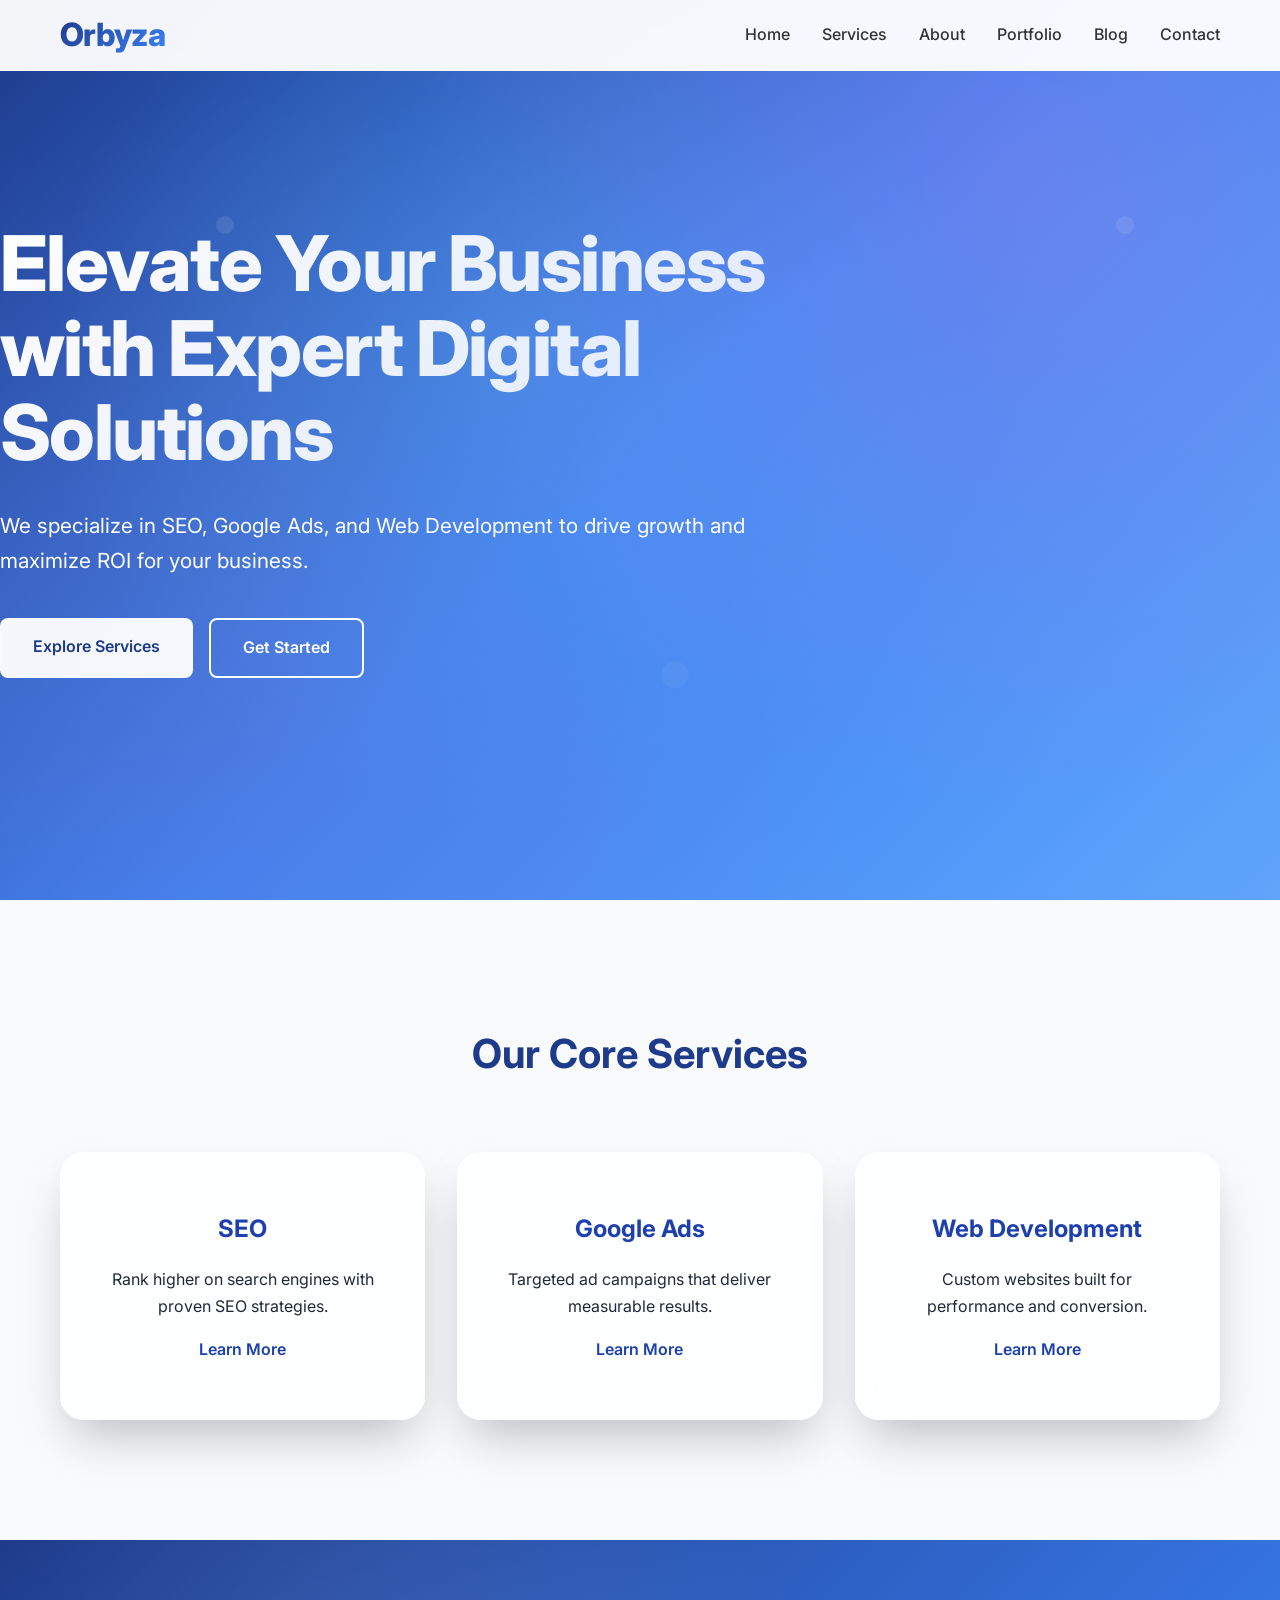
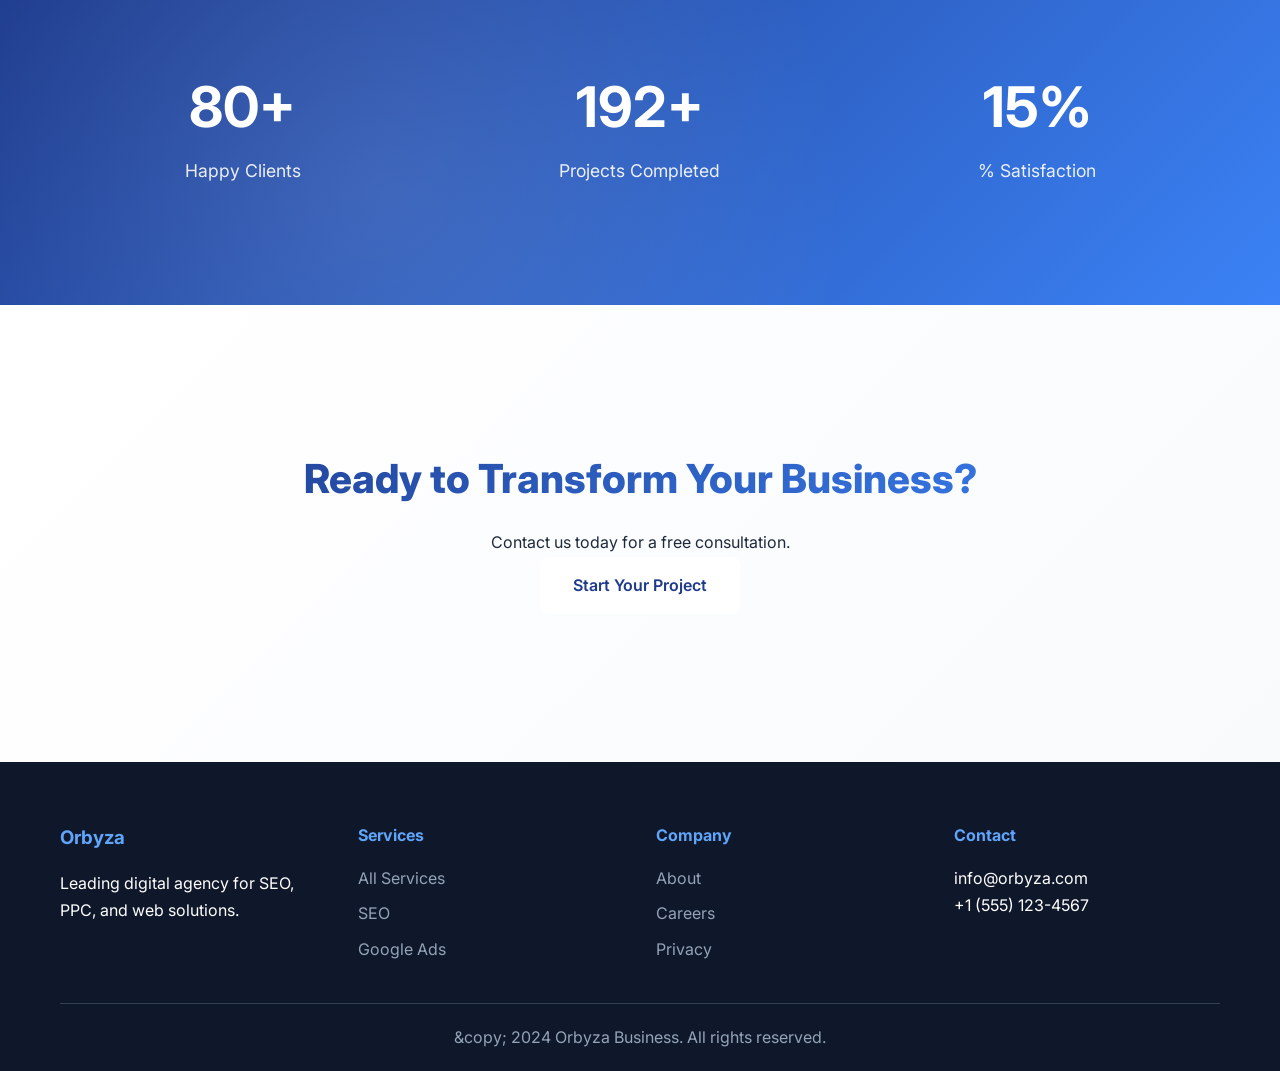
<file: index.html>
<!DOCTYPE html>
<html lang="en">
<head>
    <meta charset="UTF-8">
    <meta name="viewport" content="width=device-width, initial-scale=1.0">
    <title>Orbyza Business - Digital Marketing Agency</title>
    <link rel="stylesheet" href="styles.css">
    <link href="https://fonts.googleapis.com/css2?family=Inter:wght@300;400;500;600;700&amp;display=swap" rel="stylesheet">
</head>
<body>
    <nav class="navbar">
        <div class="nav-container">
            <div class="logo">
                <a href="index.html">Orbyza</a>
            </div>
            <ul class="nav-menu">
                <li><a href="index.html" class="nav-link active">Home</a></li>
                <li><a href="services.html" class="nav-link">Services</a></li>
                <li><a href="about.html" class="nav-link">About</a></li>
                <li><a href="portfolio.html" class="nav-link">Portfolio</a></li>
                <li><a href="blog.html" class="nav-link">Blog</a></li>
                <li><a href="contact.html" class="nav-link">Contact</a></li>
            </ul>
            <div class="hamburger">
                <span class="bar"></span>
                <span class="bar"></span>
                <span class="bar"></span>
            </div>
        </div>
    </nav>

    <section class="hero">
        <div class="hero-container">
            <h1 class="hero-title">Elevate Your Business with Expert Digital Solutions</h1>
            <p class="hero-subtitle">We specialize in SEO, Google Ads, and Web Development to drive growth and maximize ROI for your business.</p>
            <div class="hero-buttons">
                <a href="services.html" class="btn btn-primary">Explore Services</a>
                <a href="contact.html" class="btn btn-secondary">Get Started</a>
            </div>
        </div>
    </section>

    <section class="services-teaser">
        <div class="container">
            <h2>Our Core Services</h2>
            <div class="services-grid">
                <div class="service-card">
                    <h3>SEO</h3>
                    <p>Rank higher on search engines with proven SEO strategies.</p>
                    <a href="seo.html">Learn More</a>
                </div>
                <div class="service-card">
                    <h3>Google Ads</h3>
                    <p>Targeted ad campaigns that deliver measurable results.</p>
                    <a href="google-ads.html">Learn More</a>
                </div>
                <div class="service-card">
                    <h3>Web Development</h3>
                    <p>Custom websites built for performance and conversion.</p>
                    <a href="web-development.html">Learn More</a>
                </div>
            </div>
        </div>
    </section>

    <section class="stats">
        <div class="container">
            <div class="stats-grid">
                <div class="stat">
                    <span class="stat-number" data-target="500">0</span>
                    <p>Happy Clients</p>
                </div>
                <div class="stat">
                    <span class="stat-number" data-target="1200">0</span>
                    <p>Projects Completed</p>
                </div>
                <div class="stat">
                    <span class="stat-number" data-target="98">0</span>
                    <p>% Satisfaction</p>
                </div>
            </div>
        </div>
    </section>

    <section class="cta">
        <div class="container">
            <h2>Ready to Transform Your Business?</h2>
            <p>Contact us today for a free consultation.</p>
            <a href="contact.html" class="btn btn-primary">Start Your Project</a>
        </div>
    </section>

    <footer class="footer">
        <div class="container">
            <div class="footer-content">
                <div class="footer-section">
                    <h3>Orbyza</h3>
                    <p>Leading digital agency for SEO, PPC, and web solutions.</p>
                </div>
                <div class="footer-section">
                    <h4>Services</h4>
                    <ul>
                        <li><a href="services.html">All Services</a></li>
                        <li><a href="seo.html">SEO</a></li>
                        <li><a href="google-ads.html">Google Ads</a></li>
                    </ul>
                </div>
                <div class="footer-section">
                    <h4>Company</h4>
                    <ul>
                        <li><a href="about.html">About</a></li>
                        <li><a href="careers.html">Careers</a></li>
                        <li><a href="privacy.html">Privacy</a></li>
                    </ul>
                </div>
                <div class="footer-section">
                    <h4>Contact</h4>
                    <p>info@orbyza.com</p>
                    <p>+1 (555) 123-4567</p>
                </div>
            </div>
            <div class="footer-bottom">
                <p>&amp;copy; 2024 Orbyza Business. All rights reserved.</p>
            </div>
        </div>
    </footer>

    <script src="script.js"></script>
</body>
</html>
</file>
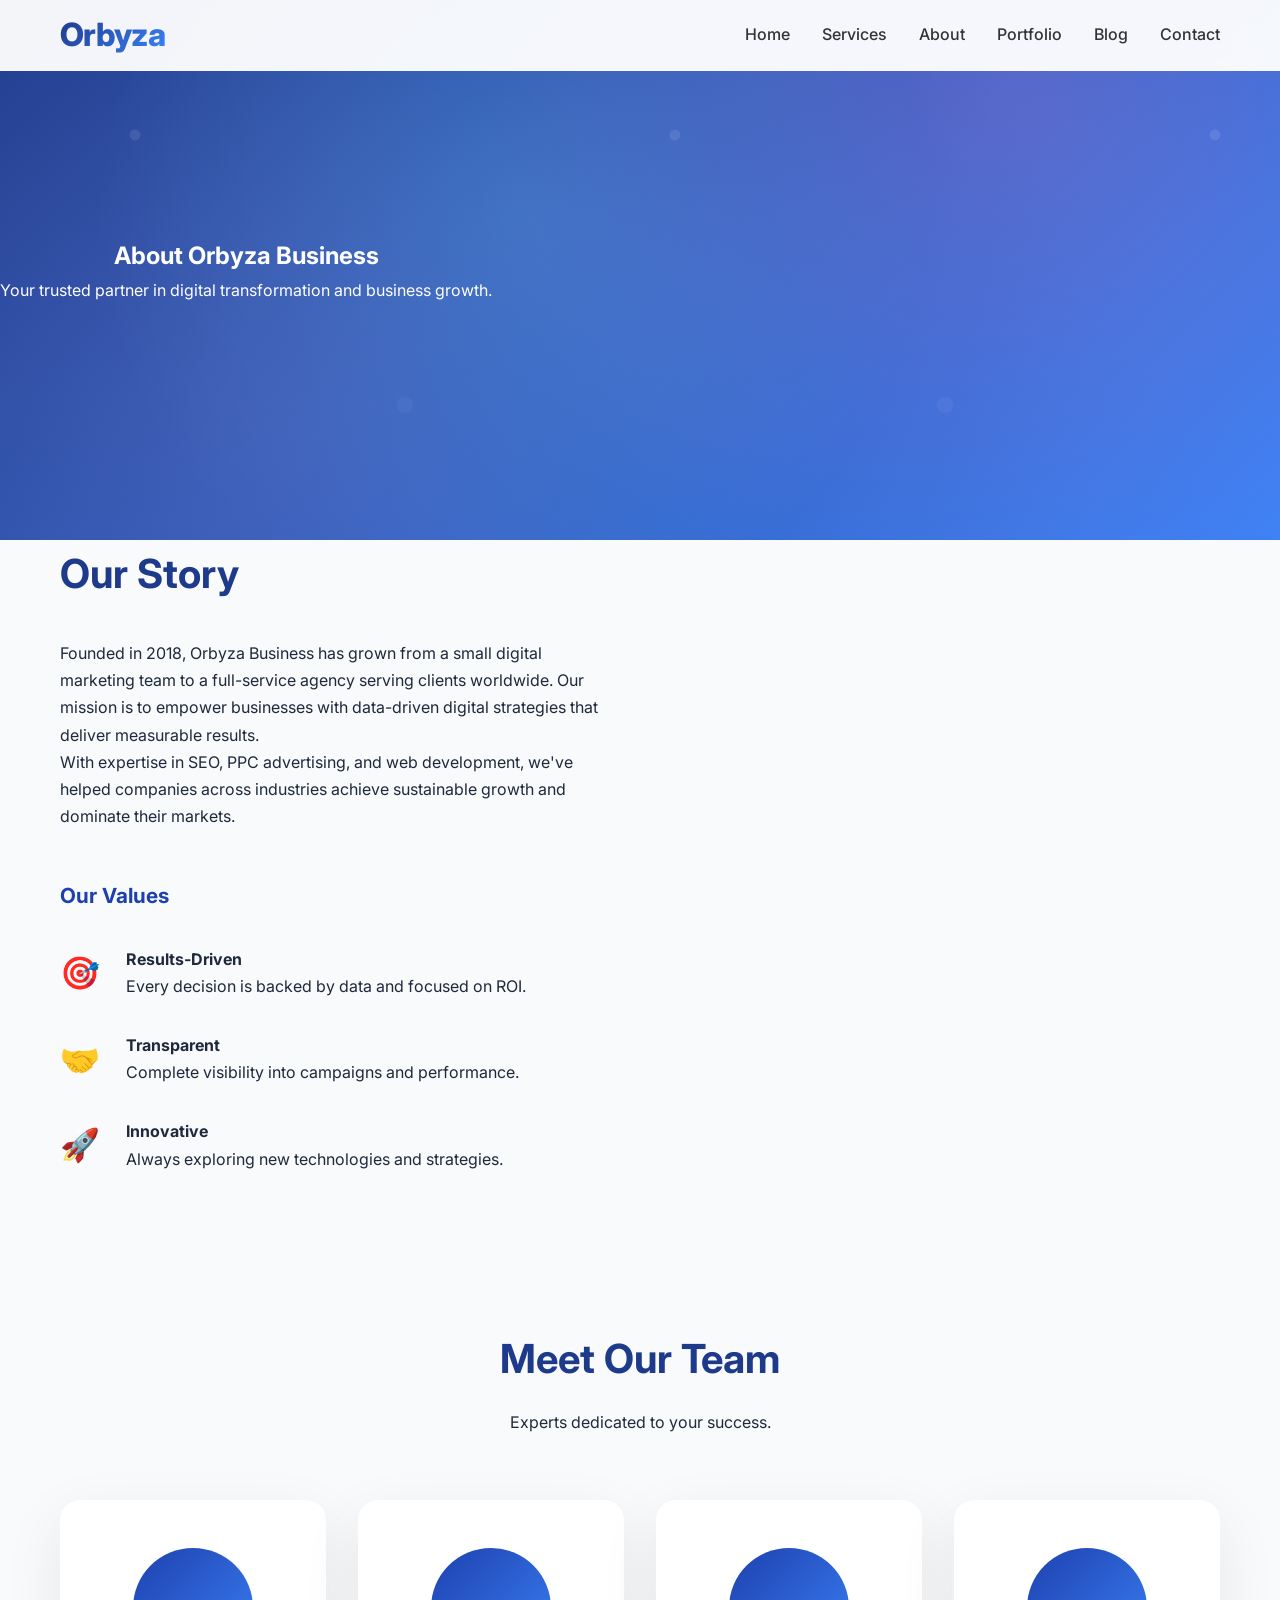
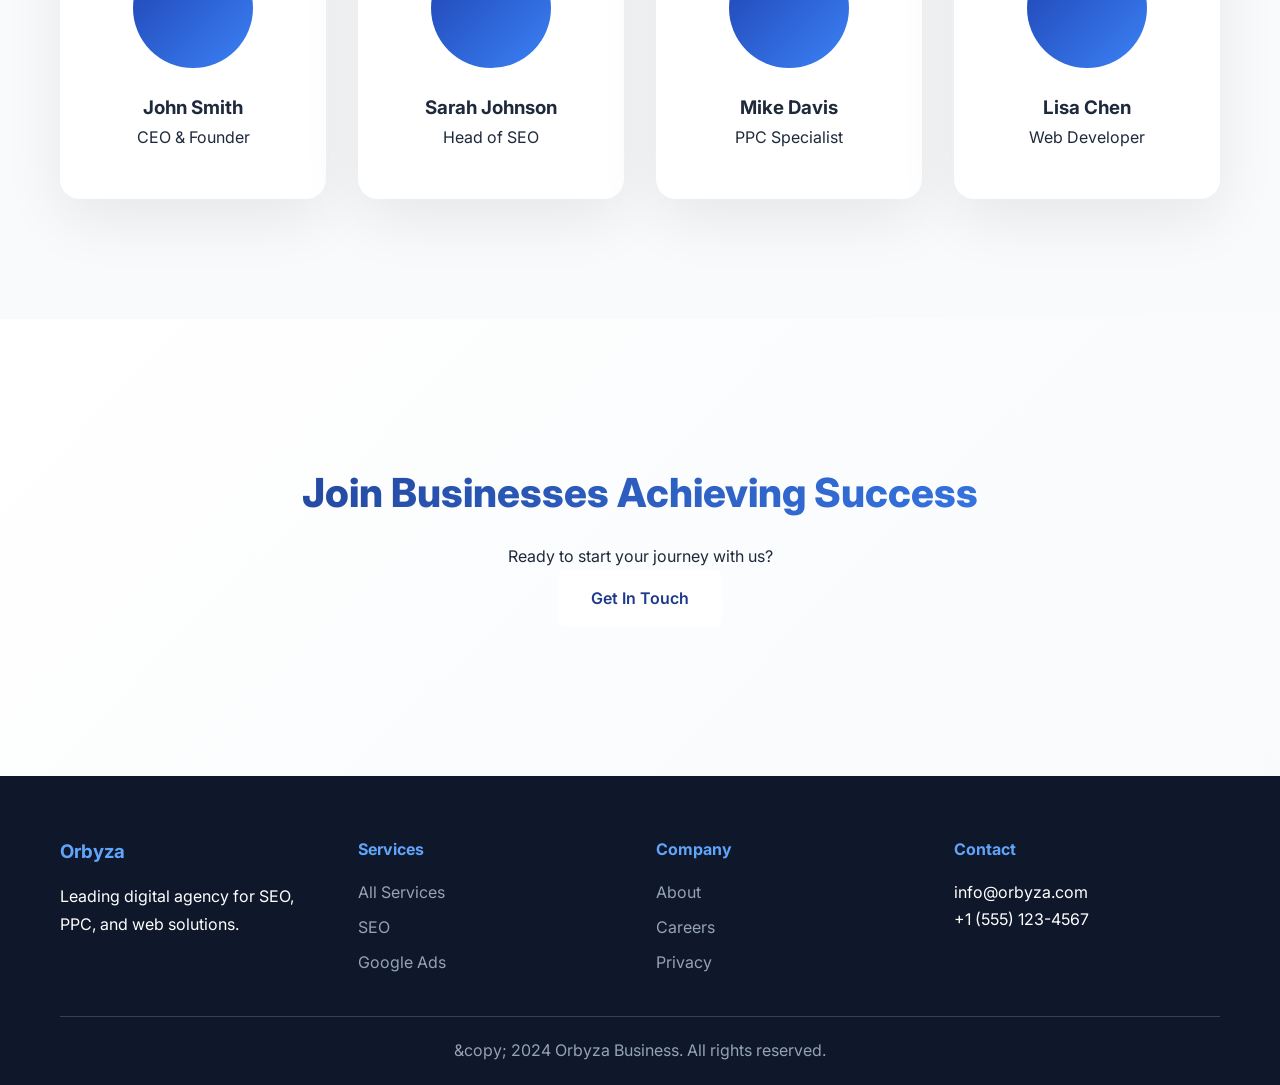
<file: about.html>
<!DOCTYPE html>
<html lang="en">
<head>
    <meta charset="UTF-8">
    <meta name="viewport" content="width=device-width, initial-scale=1.0">
    <title>About Us - Orbyza Business</title>
    <link rel="stylesheet" href="styles.css">
    <link href="https://fonts.googleapis.com/css2?family=Inter:wght@300;400;500;600;700&amp;display=swap" rel="stylesheet">
</head>
<body>
    <nav class="navbar">
        <div class="nav-container">
            <div class="logo">
                <a href="index.html">Orbyza</a>
            </div>
            <ul class="nav-menu">
                <li><a href="index.html" class="nav-link">Home</a></li>
                <li><a href="services.html" class="nav-link">Services</a></li>
                <li><a href="about.html" class="nav-link active">About</a></li>
                <li><a href="portfolio.html" class="nav-link">Portfolio</a></li>
                <li><a href="blog.html" class="nav-link">Blog</a></li>
                <li><a href="contact.html" class="nav-link">Contact</a></li>
            </ul>
            <div class="hamburger">
                <span class="bar"></span>
                <span class="bar"></span>
                <span class="bar"></span>
            </div>
        </div>
    </nav>

    <section class="hero about-hero">
        <div class="hero-container">
            <h1>About Orbyza Business</h1>
            <p>Your trusted partner in digital transformation and business growth.</p>
        </div>
    </section>

    <section class="about-story">
        <div class="container">
            <div class="about-grid">
                <div class="about-text">
                    <h2>Our Story</h2>
                    <p>Founded in 2018, Orbyza Business has grown from a small digital marketing team to a full-service agency serving clients worldwide. Our mission is to empower businesses with data-driven digital strategies that deliver measurable results.</p>
                    <p>With expertise in SEO, PPC advertising, and web development, we've helped companies across industries achieve sustainable growth and dominate their markets.</p>
                    <div class="values">
                        <h3>Our Values</h3>
                        <div class="value-item">
                            <span class="value-icon">🎯</span>
                            <div>
                                <h4>Results-Driven</h4>
                                <p>Every decision is backed by data and focused on ROI.</p>
                            </div>
                        </div>
                        <div class="value-item">
                            <span class="value-icon">🤝</span>
                            <div>
                                <h4>Transparent</h4>
                                <p>Complete visibility into campaigns and performance.</p>
                            </div>
                        </div>
                        <div class="value-item">
                            <span class="value-icon">🚀</span>
                            <div>
                                <h4>Innovative</h4>
                                <p>Always exploring new technologies and strategies.</p>
                            </div>
                        </div>
                    </div>
                </div>
            </div>
        </div>
    </section>

    <section class="team">
        <div class="container">
            <div class="section-header">
                <h2>Meet Our Team</h2>
                <p>Experts dedicated to your success.</p>
            </div>
            <div class="team-grid">
                <div class="team-member">
                    <div class="member-avatar"></div>
                    <h3>John Smith</h3>
                    <p>CEO &amp; Founder</p>
                </div>
                <div class="team-member">
                    <div class="member-avatar"></div>
                    <h3>Sarah Johnson</h3>
                    <p>Head of SEO</p>
                </div>
                <div class="team-member">
                    <div class="member-avatar"></div>
                    <h3>Mike Davis</h3>
                    <p>PPC Specialist</p>
                </div>
                <div class="team-member">
                    <div class="member-avatar"></div>
                    <h3>Lisa Chen</h3>
                    <p>Web Developer</p>
                </div>
            </div>
        </div>
    </section>

    <section class="cta">
        <div class="container">
            <h2>Join Businesses Achieving Success</h2>
            <p>Ready to start your journey with us?</p>
            <a href="contact.html" class="btn btn-primary">Get In Touch</a>
        </div>
    </section>

    <footer class="footer">
        <div class="container">
            <div class="footer-content">
                <div class="footer-section">
                    <h3>Orbyza</h3>
                    <p>Leading digital agency for SEO, PPC, and web solutions.</p>
                </div>
                <div class="footer-section">
                    <h4>Services</h4>
                    <ul>
                        <li><a href="services.html">All Services</a></li>
                        <li><a href="seo.html">SEO</a></li>
                        <li><a href="google-ads.html">Google Ads</a></li>
                    </ul>
                </div>
                <div class="footer-section">
                    <h4>Company</h4>
                    <ul>
                        <li><a href="about.html">About</a></li>
                        <li><a href="careers.html">Careers</a></li>
                        <li><a href="privacy.html">Privacy</a></li>
                    </ul>
                </div>
                <div class="footer-section">
                    <h4>Contact</h4>
                    <p>info@orbyza.com</p>
                    <p>+1 (555) 123-4567</p>
                </div>
            </div>
            <div class="footer-bottom">
                <p>&amp;copy; 2024 Orbyza Business. All rights reserved.</p>
            </div>
        </div>
    </footer>

    <script src="script.js"></script>
</body>
</html>
</file>
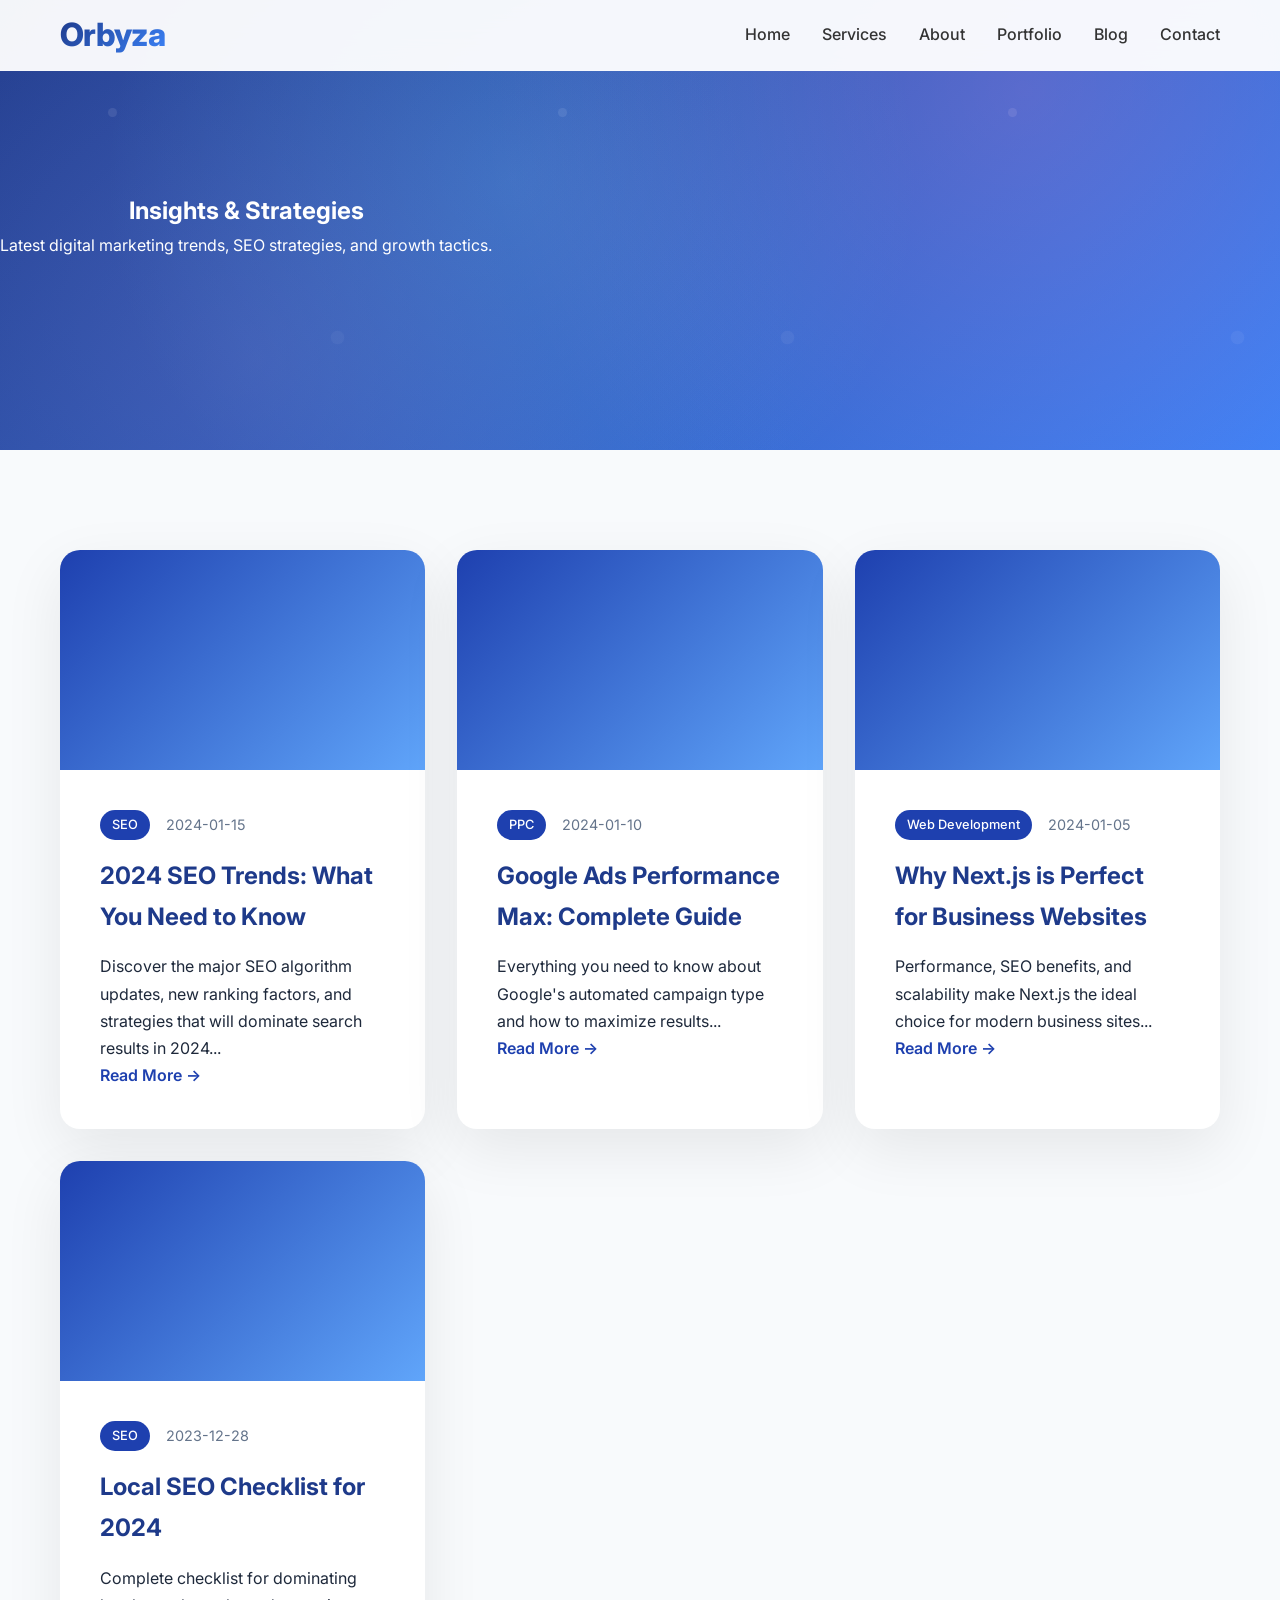
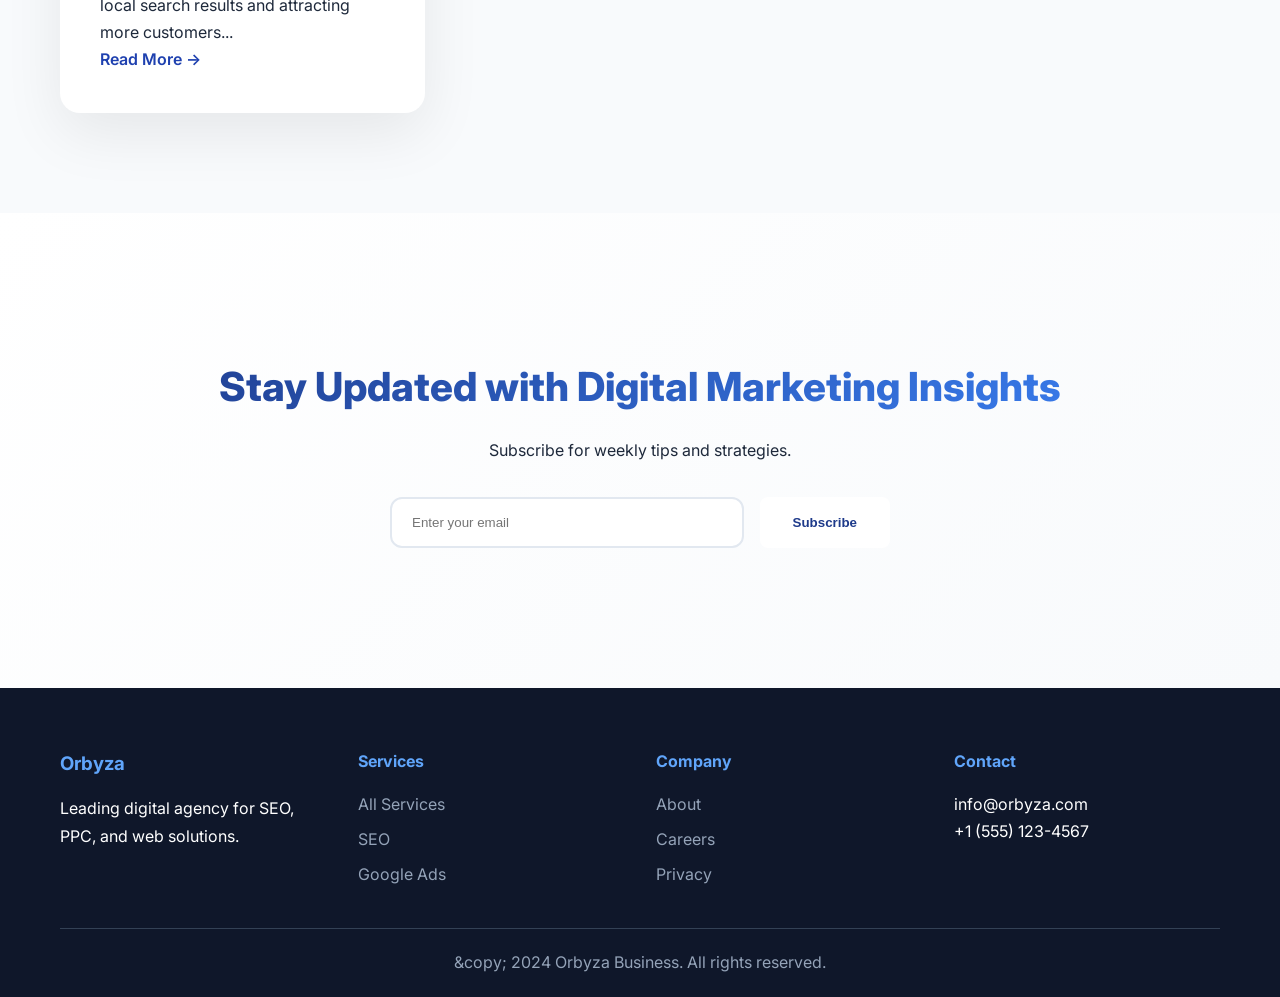
<file: blog.html>
<!DOCTYPE html>
<html lang="en">
<head>
    <meta charset="UTF-8">
    <meta name="viewport" content="width=device-width, initial-scale=1.0">
    <title>Blog - Orbyza Business</title>
    <link rel="stylesheet" href="styles.css">
    <link href="https://fonts.googleapis.com/css2?family=Inter:wght@300;400;500;600;700&amp;display=swap" rel="stylesheet">
</head>
<body>
    <nav class="navbar">
        <div class="nav-container">
            <div class="logo">
                <a href="index.html">Orbyza</a>
            </div>
            <ul class="nav-menu">
                <li><a href="index.html" class="nav-link">Home</a></li>
                <li><a href="services.html" class="nav-link">Services</a></li>
                <li><a href="about.html" class="nav-link">About</a></li>
                <li><a href="portfolio.html" class="nav-link">Portfolio</a></li>
                <li><a href="blog.html" class="nav-link active">Blog</a></li>
                <li><a href="contact.html" class="nav-link">Contact</a></li>
            </ul>
            <div class="hamburger">
                <span class="bar"></span>
                <span class="bar"></span>
                <span class="bar"></span>
            </div>
        </div>
    </nav>

    <section class="hero blog-hero">
        <div class="hero-container">
            <h1>Insights &amp; Strategies</h1>
            <p>Latest digital marketing trends, SEO strategies, and growth tactics.</p>
        </div>
    </section>

    <section class="blog-posts">
        <div class="container">
            <div class="blog-grid">
                <article class="blog-post">
                    <div class="blog-image"></div>
                    <div class="blog-content">
                        <div class="blog-meta">
                            <span class="category">SEO</span>
                            <span class="date">2024-01-15</span>
                        </div>
                        <h2>2024 SEO Trends: What You Need to Know</h2>
                        <p>Discover the major SEO algorithm updates, new ranking factors, and strategies that will dominate search results in 2024...</p>
                        <a href="#" class="read-more">Read More →</a>
                    </div>
                </article>
                <article class="blog-post">
                    <div class="blog-image"></div>
                    <div class="blog-content">
                        <div class="blog-meta">
                            <span class="category">PPC</span>
                            <span class="date">2024-01-10</span>
                        </div>
                        <h2>Google Ads Performance Max: Complete Guide</h2>
                        <p>Everything you need to know about Google's automated campaign type and how to maximize results...</p>
                        <a href="#" class="read-more">Read More →</a>
                    </div>
                </article>
                <article class="blog-post">
                    <div class="blog-image"></div>
                    <div class="blog-content">
                        <div class="blog-meta">
                            <span class="category">Web Development</span>
                            <span class="date">2024-01-05</span>
                        </div>
                        <h2>Why Next.js is Perfect for Business Websites</h2>
                        <p>Performance, SEO benefits, and scalability make Next.js the ideal choice for modern business sites...</p>
                        <a href="#" class="read-more">Read More →</a>
                    </div>
                </article>
                <article class="blog-post">
                    <div class="blog-image"></div>
                    <div class="blog-content">
                        <div class="blog-meta">
                            <span class="category">SEO</span>
                            <span class="date">2023-12-28</span>
                        </div>
                        <h2>Local SEO Checklist for 2024</h2>
                        <p>Complete checklist for dominating local search results and attracting more customers...</p>
                        <a href="#" class="read-more">Read More →</a>
                    </div>
                </article>
            </div>
        </div>
    </section>

    <section class="cta">
        <div class="container">
            <h2>Stay Updated with Digital Marketing Insights</h2>
            <p>Subscribe for weekly tips and strategies.</p>
            <div class="newsletter">
                <input type="email" placeholder="Enter your email">
                <button class="btn btn-primary">Subscribe</button>
            </div>
        </div>
    </section>

    <footer class="footer">
        <div class="container">
            <div class="footer-content">
                <div class="footer-section">
                    <h3>Orbyza</h3>
                    <p>Leading digital agency for SEO, PPC, and web solutions.</p>
                </div>
                <div class="footer-section">
                    <h4>Services</h4>
                    <ul>
                        <li><a href="services.html">All Services</a></li>
                        <li><a href="seo.html">SEO</a></li>
                        <li><a href="google-ads.html">Google Ads</a></li>
                    </ul>
                </div>
                <div class="footer-section">
                    <h4>Company</h4>
                    <ul>
                        <li><a href="about.html">About</a></li>
                        <li><a href="careers.html">Careers</a></li>
                        <li><a href="privacy.html">Privacy</a></li>
                    </ul>
                </div>
                <div class="footer-section">
                    <h4>Contact</h4>
                    <p>info@orbyza.com</p>
                    <p>+1 (555) 123-4567</p>
                </div>
            </div>
            <div class="footer-bottom">
                <p>&amp;copy; 2024 Orbyza Business. All rights reserved.</p>
            </div>
        </div>
    </footer>

    <script src="script.js"></script>
</body>
</html>
</file>
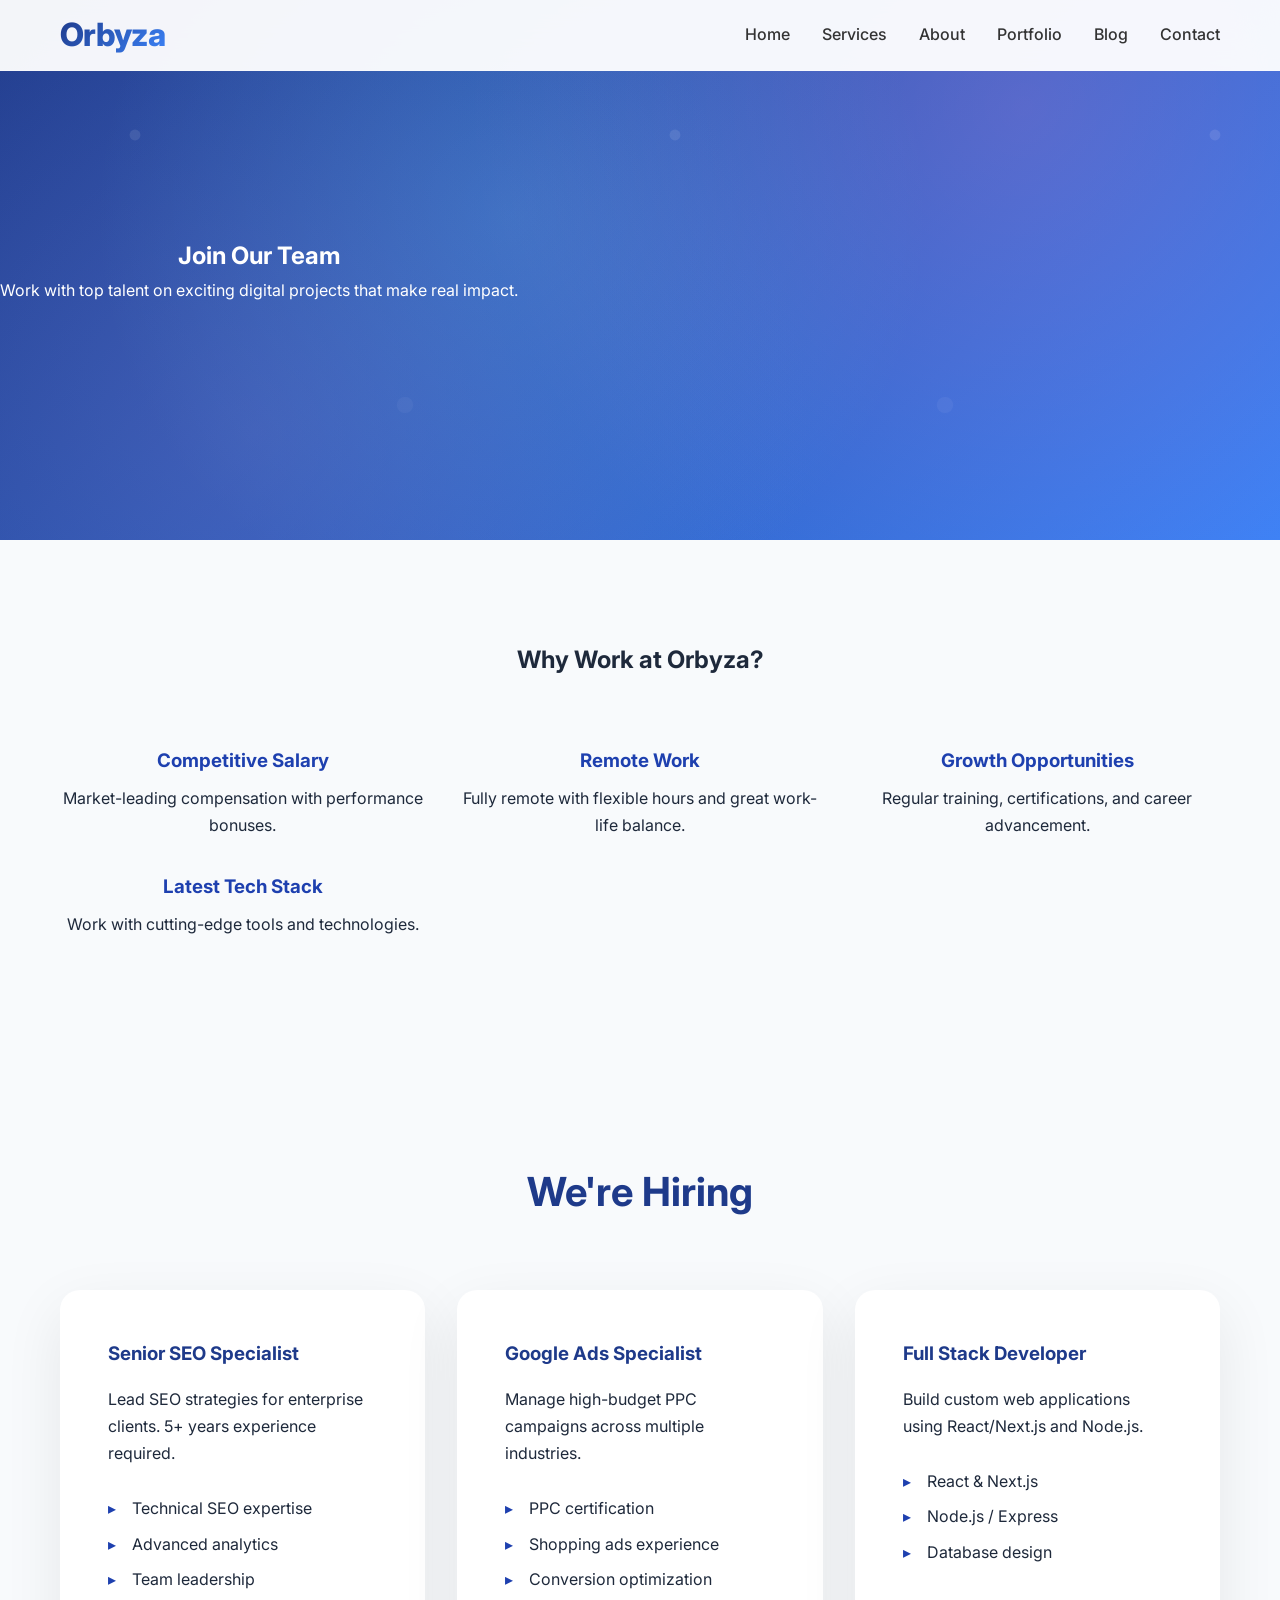
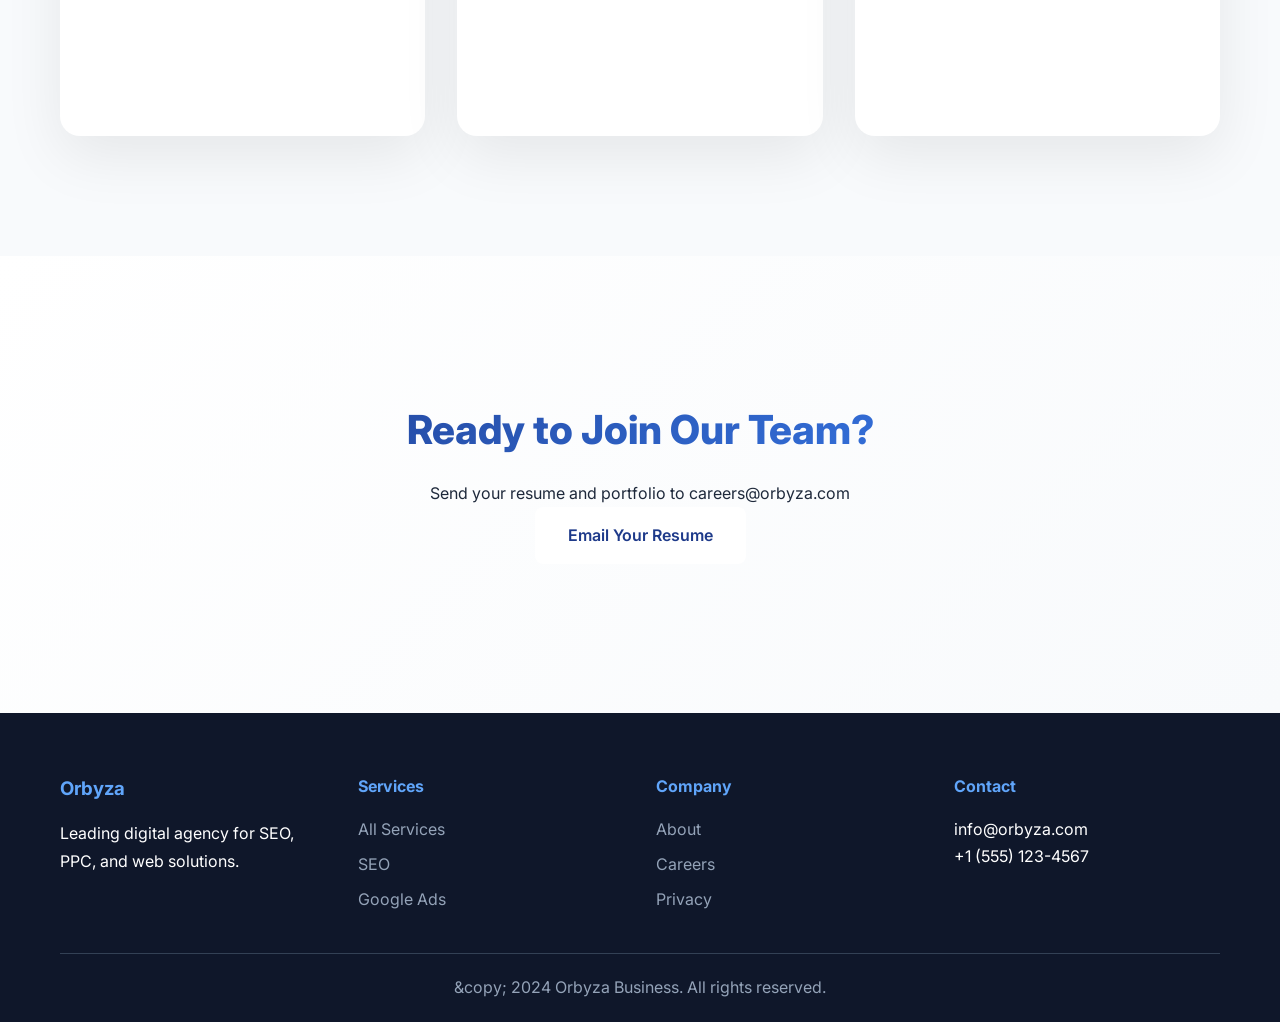
<file: careers.html>
<!DOCTYPE html>
<html lang="en">
<head>
    <meta charset="UTF-8">
    <meta name="viewport" content="width=device-width, initial-scale=1.0">
    <title>Careers - Orbyza Business</title>
    <link rel="stylesheet" href="styles.css">
    <link href="https://fonts.googleapis.com/css2?family=Inter:wght@300;400;500;600;700&amp;display=swap" rel="stylesheet">
</head>
<body>
    <nav class="navbar">
        <div class="nav-container">
            <div class="logo">
                <a href="index.html">Orbyza</a>
            </div>
            <ul class="nav-menu">
                <li><a href="index.html" class="nav-link">Home</a></li>
                <li><a href="services.html" class="nav-link">Services</a></li>
                <li><a href="about.html" class="nav-link">About</a></li>
                <li><a href="portfolio.html" class="nav-link">Portfolio</a></li>
                <li><a href="blog.html" class="nav-link">Blog</a></li>
                <li><a href="contact.html" class="nav-link">Contact</a></li>
            </ul>
            <div class="hamburger">
                <span class="bar"></span>
                <span class="bar"></span>
                <span class="bar"></span>
            </div>
        </div>
    </nav>

    <section class="hero careers-hero">
        <div class="hero-container">
            <h1>Join Our Team</h1>
            <p>Work with top talent on exciting digital projects that make real impact.</p>
        </div>
    </section>

    <section class="careers-content">
        <div class="container">
            <div class="careers-intro">
                <h2>Why Work at Orbyza?</h2>
                <div class="perks-grid">
                    <div class="perk">
                        <h3>Competitive Salary</h3>
                        <p>Market-leading compensation with performance bonuses.</p>
                    </div>
                    <div class="perk">
                        <h3>Remote Work</h3>
                        <p>Fully remote with flexible hours and great work-life balance.</p>
                    </div>
                    <div class="perk">
                        <h3>Growth Opportunities</h3>
                        <p>Regular training, certifications, and career advancement.</p>
                    </div>
                    <div class="perk">
                        <h3>Latest Tech Stack</h3>
                        <p>Work with cutting-edge tools and technologies.</p>
                    </div>
                </div>
            </div>
        </div>
    </section>

    <section class="open-positions">
        <div class="container">
            <div class="section-header">
                <h2>We're Hiring</h2>
            </div>
            <div class="positions-grid">
                <div class="position-card">
                    <h3>Senior SEO Specialist</h3>
                    <p>Lead SEO strategies for enterprise clients. 5+ years experience required.</p>
                    <ul>
                        <li>Technical SEO expertise</li>
                        <li>Advanced analytics</li>
                        <li>Team leadership</li>
                    </ul>
                    <a href="#apply" class="btn btn-secondary">Apply Now</a>
                </div>
                <div class="position-card">
                    <h3>Google Ads Specialist</h3>
                    <p>Manage high-budget PPC campaigns across multiple industries.</p>
                    <ul>
                        <li>PPC certification</li>
                        <li>Shopping ads experience</li>
                        <li>Conversion optimization</li>
                    </ul>
                    <a href="#apply" class="btn btn-secondary">Apply Now</a>
                </div>
                <div class="position-card">
                    <h3>Full Stack Developer</h3>
                    <p>Build custom web applications using React/Next.js and Node.js.</p>
                    <ul>
                        <li>React &amp; Next.js</li>
                        <li>Node.js / Express</li>
                        <li>Database design</li>
                    </ul>
                    <a href="#apply" class="btn btn-secondary">Apply Now</a>
                </div>
            </div>
        </div>
    </section>

    <section class="cta">
        <div class="container">
            <h2>Ready to Join Our Team?</h2>
            <p>Send your resume and portfolio to careers@orbyza.com</p>
            <a href="mailto:careers@orbyza.com?subject=Job%20Application" class="btn btn-primary">Email Your Resume</a>
        </div>
    </section>

    <footer class="footer">
        <div class="container">
            <div class="footer-content">
                <div class="footer-section">
                    <h3>Orbyza</h3>
                    <p>Leading digital agency for SEO, PPC, and web solutions.</p>
                </div>
                <div class="footer-section">
                    <h4>Services</h4>
                    <ul>
                        <li><a href="services.html">All Services</a></li>
                        <li><a href="seo.html">SEO</a></li>
                        <li><a href="google-ads.html">Google Ads</a></li>
                    </ul>
                </div>
                <div class="footer-section">
                    <h4>Company</h4>
                    <ul>
                        <li><a href="about.html">About</a></li>
                        <li><a href="careers.html">Careers</a></li>
                        <li><a href="privacy.html">Privacy</a></li>
                    </ul>
                </div>
                <div class="footer-section">
                    <h4>Contact</h4>
                    <p>info@orbyza.com</p>
                    <p>+1 (555) 123-4567</p>
                </div>
            </div>
            <div class="footer-bottom">
                <p>&amp;copy; 2024 Orbyza Business. All rights reserved.</p>
            </div>
        </div>
    </footer>

    <script src="script.js"></script>
</body>
</html>
</file>
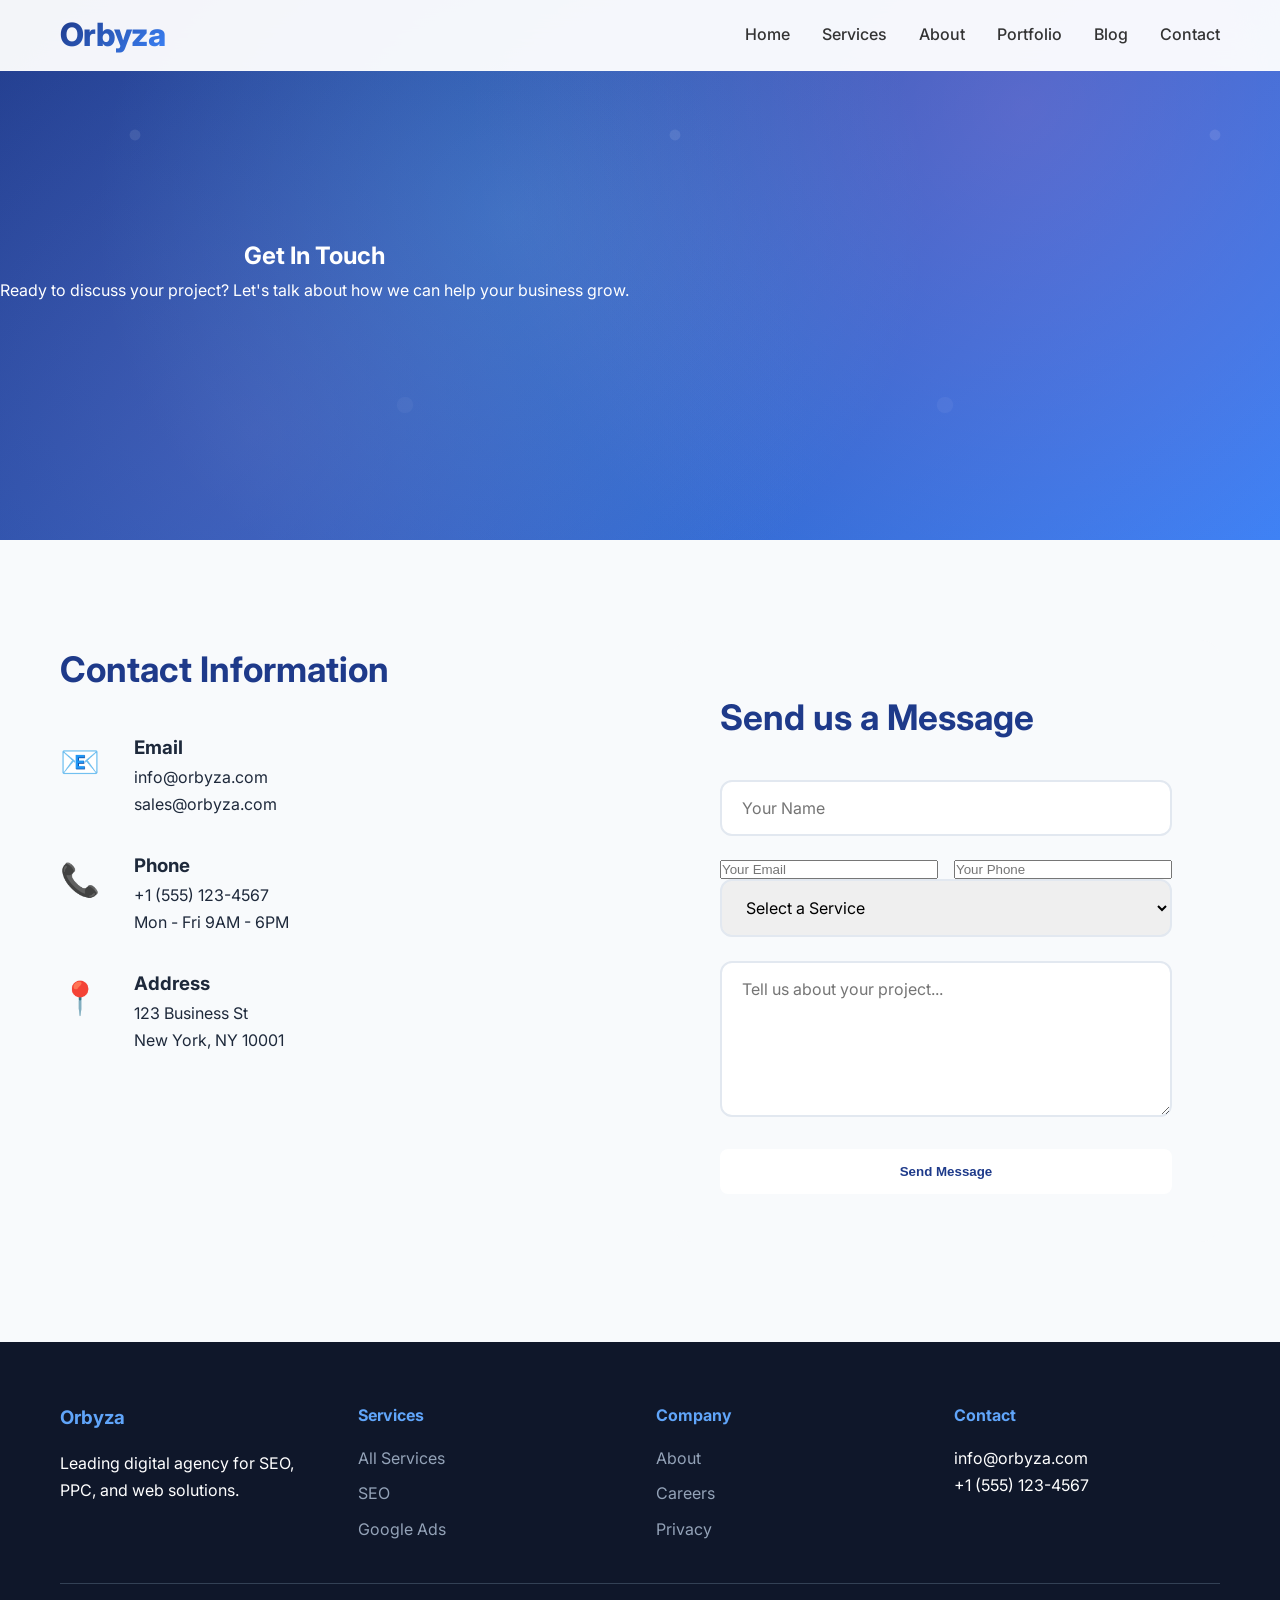
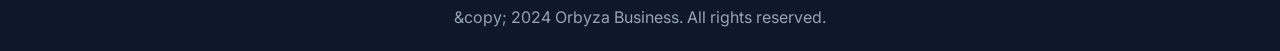
<file: contact.html>
<!DOCTYPE html>
<html lang="en">
<head>
    <meta charset="UTF-8">
    <meta name="viewport" content="width=device-width, initial-scale=1.0">
    <title>Contact Us - Orbyza Business</title>
    <link rel="stylesheet" href="styles.css">
    <link href="https://fonts.googleapis.com/css2?family=Inter:wght@300;400;500;600;700&amp;display=swap" rel="stylesheet">
</head>
<body>
    <nav class="navbar">
        <div class="nav-container">
            <div class="logo">
                <a href="index.html">Orbyza</a>
            </div>
            <ul class="nav-menu">
                <li><a href="index.html" class="nav-link">Home</a></li>
                <li><a href="services.html" class="nav-link">Services</a></li>
                <li><a href="about.html" class="nav-link">About</a></li>
                <li><a href="portfolio.html" class="nav-link">Portfolio</a></li>
                <li><a href="blog.html" class="nav-link">Blog</a></li>
                <li><a href="contact.html" class="nav-link active">Contact</a></li>
            </ul>
            <div class="hamburger">
                <span class="bar"></span>
                <span class="bar"></span>
                <span class="bar"></span>
            </div>
        </div>
    </nav>

    <section class="hero contact-hero">
        <div class="hero-container">
            <h1>Get In Touch</h1>
            <p>Ready to discuss your project? Let's talk about how we can help your business grow.</p>
        </div>
    </section>

    <section class="contact-content">
        <div class="container">
            <div class="contact-grid">
                <div class="contact-info">
                    <h2>Contact Information</h2>
                    <div class="contact-item">
                        <span class="contact-icon">📧</span>
                        <div>
                            <h3>Email</h3>
                            <p>info@orbyza.com</p>
                            <p>sales@orbyza.com</p>
                        </div>
                    </div>
                    <div class="contact-item">
                        <span class="contact-icon">📞</span>
                        <div>
                            <h3>Phone</h3>
                            <p>+1 (555) 123-4567</p>
                            <p>Mon - Fri 9AM - 6PM</p>
                        </div>
                    </div>
                    <div class="contact-item">
                        <span class="contact-icon">📍</span>
                        <div>
                            <h3>Address</h3>
                            <p>123 Business St</p>
                            <p>New York, NY 10001</p>
                        </div>
                    </div>
                </div>
                <div class="contact-form">
                    <h2>Send us a Message</h2>
                    <form id="contactForm">
                        <div class="form-group">
                            <input type="text" id="name" placeholder="Your Name" required>
                        </div>
                        <div class="form-row">
                            <input type="email" id="email" placeholder="Your Email" required>
                            <input type="tel" id="phone" placeholder="Your Phone">
                        </div>
                        <div class="form-group">
                            <select id="service" required>
                                <option value="">Select a Service</option>
                                <option value="seo">SEO Services</option>
                                <option value="google-ads">Google Ads</option>
                                <option value="web-dev">Web Development</option>
                                <option value="other">Other</option>
                            </select>
                        </div>
                        <div class="form-group">
                            <textarea id="message" rows="6" placeholder="Tell us about your project..." required></textarea>
                        </div>
                        <button type="submit" class="btn btn-primary full">Send Message</button>
                    </form>
                </div>
            </div>
        </div>
    </section>

    <footer class="footer">
        <div class="container">
            <div class="footer-content">
                <div class="footer-section">
                    <h3>Orbyza</h3>
                    <p>Leading digital agency for SEO, PPC, and web solutions.</p>
                </div>
                <div class="footer-section">
                    <h4>Services</h4>
                    <ul>
                        <li><a href="services.html">All Services</a></li>
                        <li><a href="seo.html">SEO</a></li>
                        <li><a href="google-ads.html">Google Ads</a></li>
                    </ul>
                </div>
                <div class="footer-section">
                    <h4>Company</h4>
                    <ul>
                        <li><a href="about.html">About</a></li>
                        <li><a href="careers.html">Careers</a></li>
                        <li><a href="privacy.html">Privacy</a></li>
                    </ul>
                </div>
                <div class="footer-section">
                    <h4>Contact</h4>
                    <p>info@orbyza.com</p>
                    <p>+1 (555) 123-4567</p>
                </div>
            </div>
            <div class="footer-bottom">
                <p>&amp;copy; 2024 Orbyza Business. All rights reserved.</p>
            </div>
        </div>
    </footer>

    <script src="script.js"></script>
    <script>
        // Contact Form Handler
        document.getElementById('contactForm').addEventListener('submit', function(e) {
            e.preventDefault();
            // Simulate form submission
            alert('Thank you for your message! We\'ll get back to you within 24 hours.');
            this.reset();
        });
    </script>
</body>
</html>
</file>
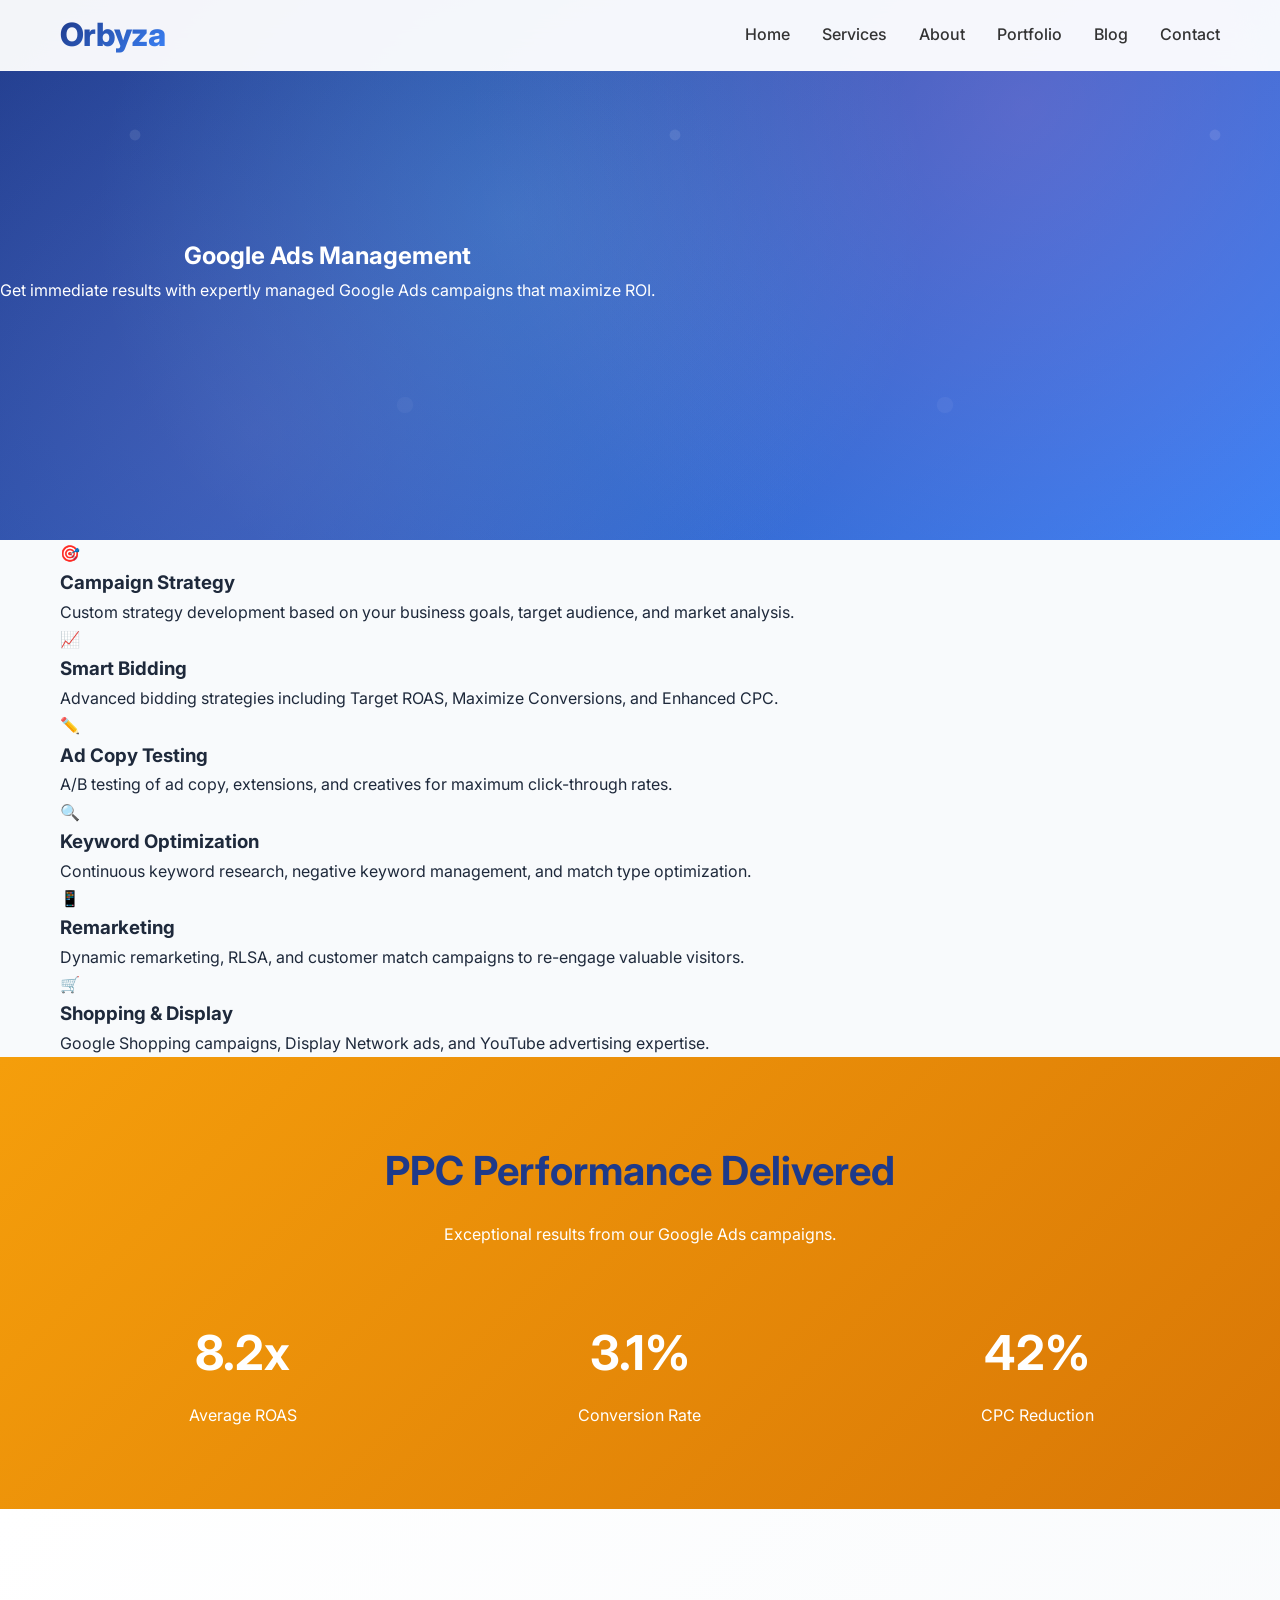
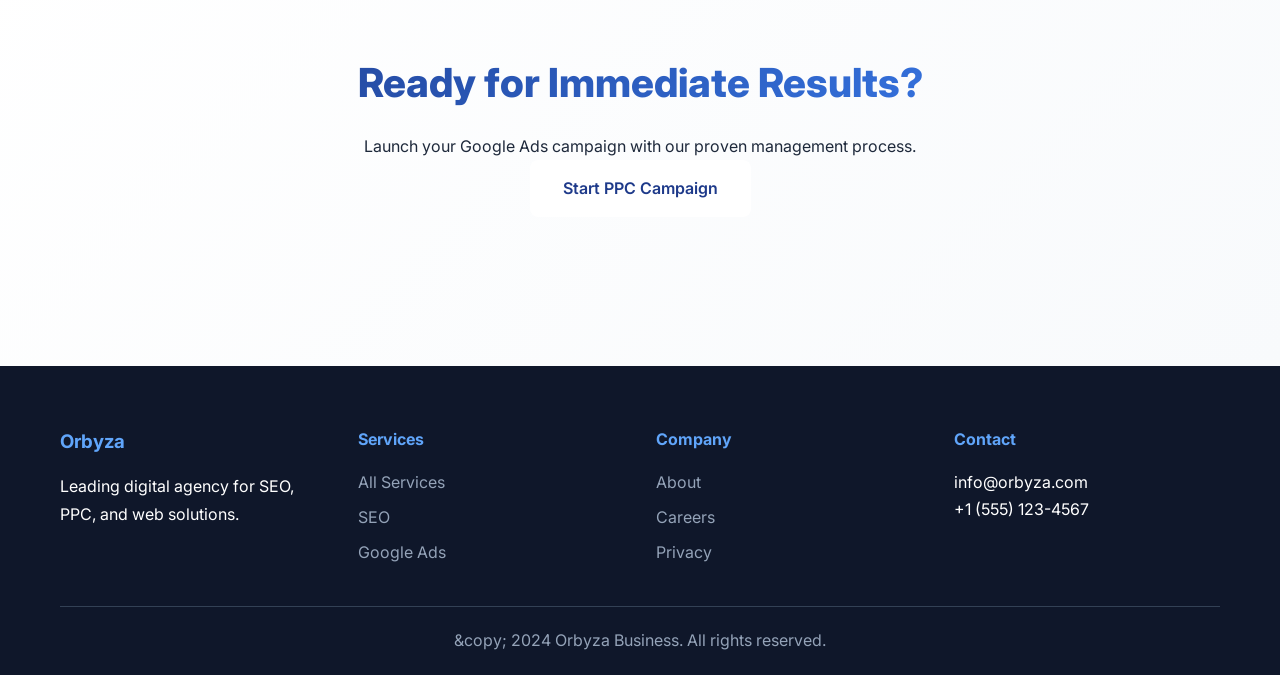
<file: google-ads.html>
<!DOCTYPE html>
<html lang="en">
<head>
    <meta charset="UTF-8">
    <meta name="viewport" content="width=device-width, initial-scale=1.0">
    <title>Google Ads - Orbyza Business</title>
    <link rel="stylesheet" href="styles.css">
    <link href="https://fonts.googleapis.com/css2?family=Inter:wght@300;400;500;600;700&amp;display=swap" rel="stylesheet">
</head>
<body>
    <nav class="navbar">
        <div class="nav-container">
            <div class="logo">
                <a href="index.html">Orbyza</a>
            </div>
            <ul class="nav-menu">
                <li><a href="index.html" class="nav-link">Home</a></li>
                <li><a href="services.html" class="nav-link">Services</a></li>
                <li><a href="about.html" class="nav-link">About</a></li>
                <li><a href="portfolio.html" class="nav-link">Portfolio</a></li>
                <li><a href="blog.html" class="nav-link">Blog</a></li>
                <li><a href="contact.html" class="nav-link">Contact</a></li>
            </ul>
            <div class="hamburger">
                <span class="bar"></span>
                <span class="bar"></span>
                <span class="bar"></span>
            </div>
        </div>
    </nav>

    <section class="hero service-hero">
        <div class="hero-container">
            <h1>Google Ads Management</h1>
            <p>Get immediate results with expertly managed Google Ads campaigns that maximize ROI.</p>
        </div>
    </section>

    <section class="service-features">
        <div class="container">
            <div class="features-grid">
                <div class="feature">
                    <div class="feature-icon">🎯</div>
                    <h3>Campaign Strategy</h3>
                    <p>Custom strategy development based on your business goals, target audience, and market analysis.</p>
                </div>
                <div class="feature">
                    <div class="feature-icon">📈</div>
                    <h3>Smart Bidding</h3>
                    <p>Advanced bidding strategies including Target ROAS, Maximize Conversions, and Enhanced CPC.</p>
                </div>
                <div class="feature">
                    <div class="feature-icon">✏️</div>
                    <h3>Ad Copy Testing</h3>
                    <p>A/B testing of ad copy, extensions, and creatives for maximum click-through rates.</p>
                </div>
                <div class="feature">
                    <div class="feature-icon">🔍</div>
                    <h3>Keyword Optimization</h3>
                    <p>Continuous keyword research, negative keyword management, and match type optimization.</p>
                </div>
                <div class="feature">
                    <div class="feature-icon">📱</div>
                    <h3>Remarketing</h3>
                    <p>Dynamic remarketing, RLSA, and customer match campaigns to re-engage valuable visitors.</p>
                </div>
                <div class="feature">
                    <div class="feature-icon">🛒</div>
                    <h3>Shopping &amp; Display</h3>
                    <p>Google Shopping campaigns, Display Network ads, and YouTube advertising expertise.</p>
                </div>
            </div>
        </div>
    </section>

    <section class="ppc-results">
        <div class="container">
            <div class="section-header">
                <h2>PPC Performance Delivered</h2>
                <p>Exceptional results from our Google Ads campaigns.</p>
            </div>
            <div class="results-grid">
                <div class="result-item">
                    <h3>8.2x</h3>
                    <p>Average ROAS</p>
                </div>
                <div class="result-item">
                    <h3>3.1%</h3>
                    <p>Conversion Rate</p>
                </div>
                <div class="result-item">
                    <h3>42%</h3>
                    <p>CPC Reduction</p>
                </div>
            </div>
        </div>
    </section>

    <section class="cta">
        <div class="container">
            <h2>Ready for Immediate Results?</h2>
            <p>Launch your Google Ads campaign with our proven management process.</p>
            <a href="contact.html" class="btn btn-primary">Start PPC Campaign</a>
        </div>
    </section>

    <footer class="footer">
        <div class="container">
            <div class="footer-content">
                <div class="footer-section">
                    <h3>Orbyza</h3>
                    <p>Leading digital agency for SEO, PPC, and web solutions.</p>
                </div>
                <div class="footer-section">
                    <h4>Services</h4>
                    <ul>
                        <li><a href="services.html">All Services</a></li>
                        <li><a href="seo.html">SEO</a></li>
                        <li><a href="google-ads.html">Google Ads</a></li>
                    </ul>
                </div>
                <div class="footer-section">
                    <h4>Company</h4>
                    <ul>
                        <li><a href="about.html">About</a></li>
                        <li><a href="careers.html">Careers</a></li>
                        <li><a href="privacy.html">Privacy</a></li>
                    </ul>
                </div>
                <div class="footer-section">
                    <h4>Contact</h4>
                    <p>info@orbyza.com</p>
                    <p>+1 (555) 123-4567</p>
                </div>
            </div>
            <div class="footer-bottom">
                <p>&amp;copy; 2024 Orbyza Business. All rights reserved.</p>
            </div>
        </div>
    </footer>

    <script src="script.js"></script>
</body>
</html>
</file>
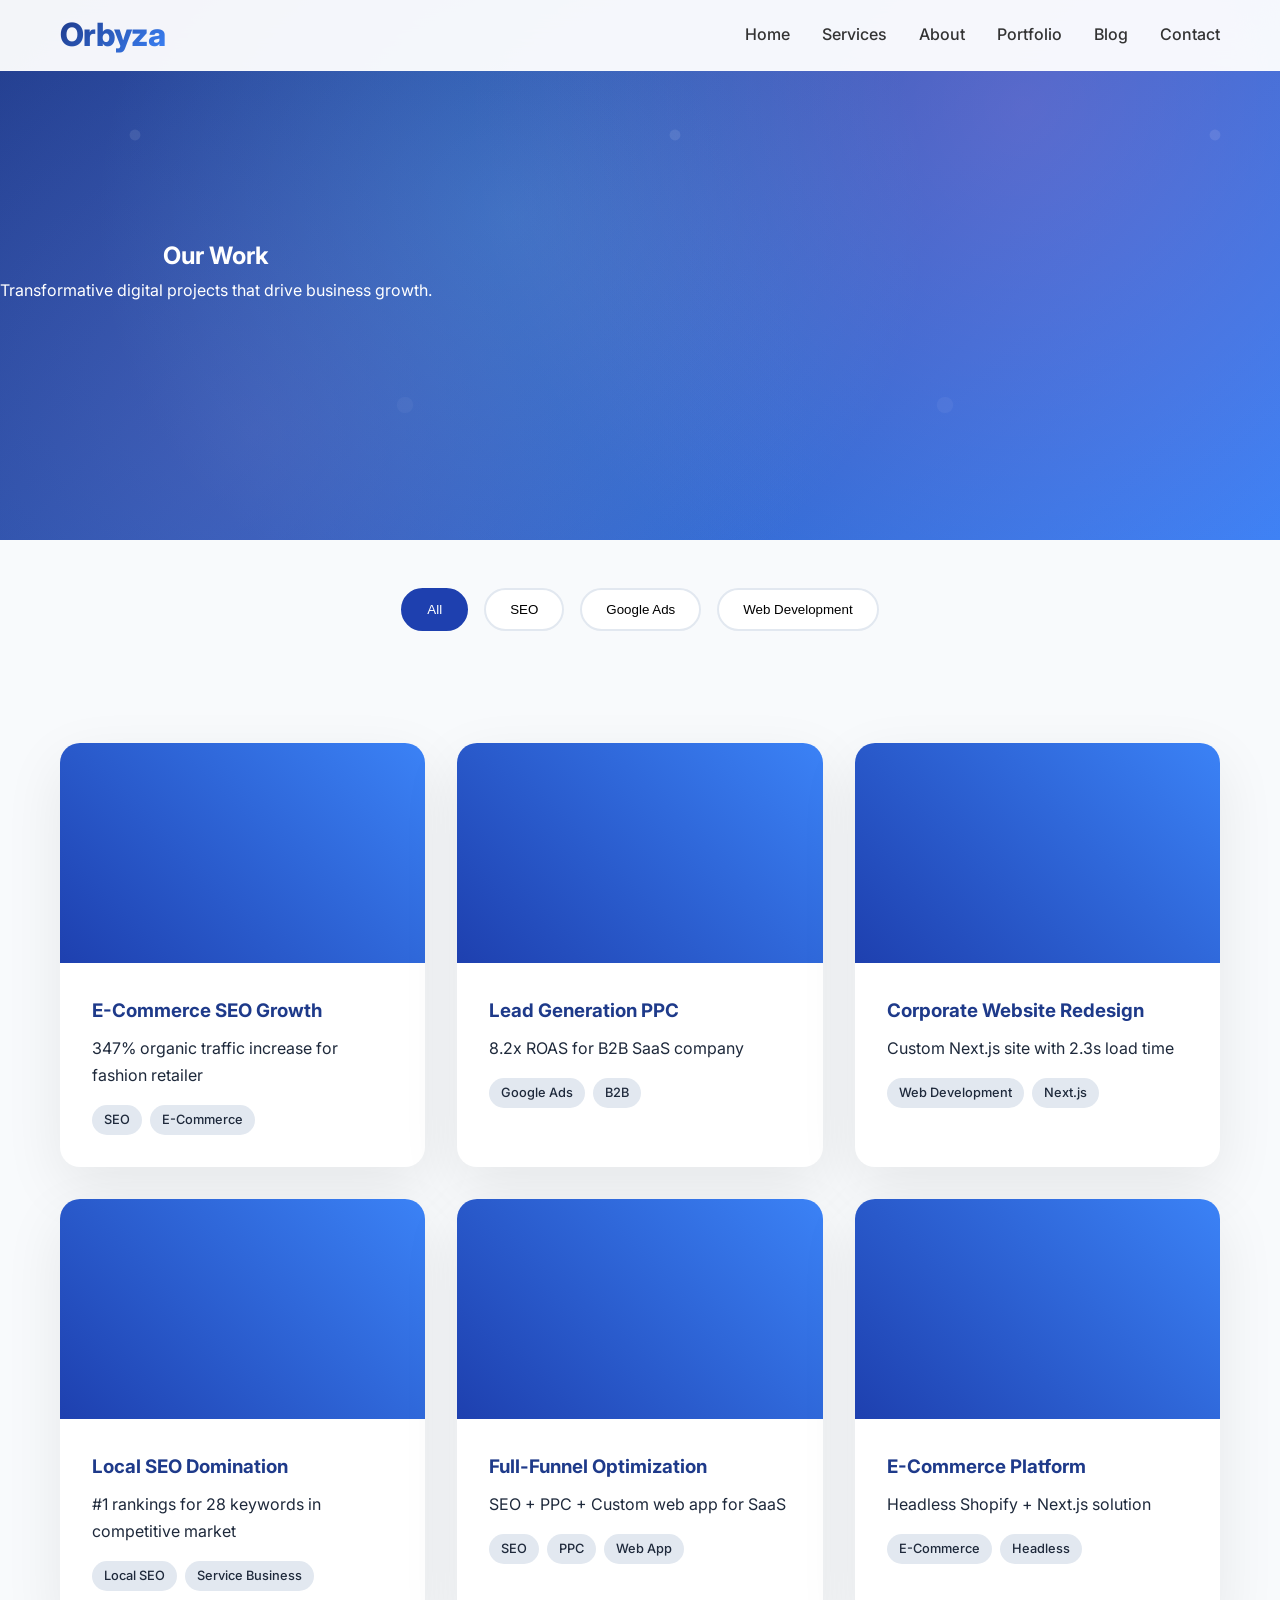
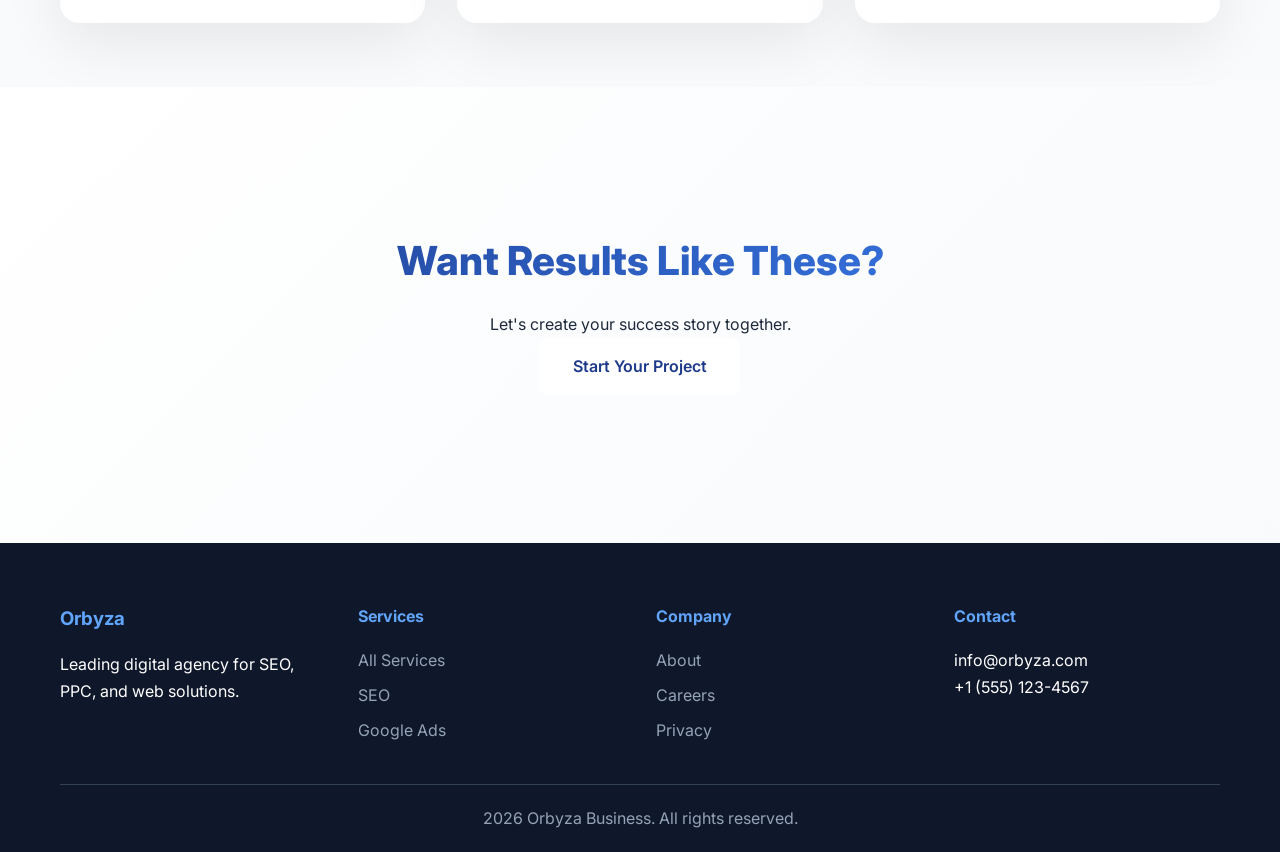
<file: portfolio.html>
<!DOCTYPE html>
<html lang="en">
<head>
    <meta charset="UTF-8">
    <meta name="viewport" content="width=device-width, initial-scale=1.0">
    <title>Portfolio - Orbyza Business</title>
    <link rel="stylesheet" href="styles.css">
    <link href="https://fonts.googleapis.com/css2?family=Inter:wght@300;400;500;600;700&amp;display=swap" rel="stylesheet">
</head>
<body>
    <nav class="navbar">
        <div class="nav-container">
            <div class="logo">
                <a href="index.html">Orbyza</a>
            </div>
            <ul class="nav-menu">
                <li><a href="index.html" class="nav-link">Home</a></li>
                <li><a href="services.html" class="nav-link">Services</a></li>
                <li><a href="about.html" class="nav-link">About</a></li>
                <li><a href="portfolio.html" class="nav-link active">Portfolio</a></li>
                <li><a href="blog.html" class="nav-link">Blog</a></li>
                <li><a href="contact.html" class="nav-link">Contact</a></li>
            </ul>
            <div class="hamburger">
                <span class="bar"></span>
                <span class="bar"></span>
                <span class="bar"></span>
            </div>
        </div>
    </nav>

    <section class="hero portfolio-hero">
        <div class="hero-container">
            <h1>Our Work</h1>
            <p>Transformative digital projects that drive business growth.</p>
        </div>
    </section>

    <section class="portfolio-filters">
        <div class="container">
            <div class="filters">
                <button class="filter-btn active" data-filter="all">All</button>
                <button class="filter-btn" data-filter="seo">SEO</button>
                <button class="filter-btn" data-filter="ppc">Google Ads</button>
                <button class="filter-btn" data-filter="web">Web Development</button>
            </div>
        </div>
    </section>

    <section class="portfolio-grid-section">
        <div class="container">
            <div class="portfolio-grid" id="portfolioGrid">
                <div class="portfolio-item seo">
                    <div class="portfolio-image"></div>
                    <div class="portfolio-info">
                        <h3>E-Commerce SEO Growth</h3>
                        <p>347% organic traffic increase for fashion retailer</p>
                        <div class="tags"><span>SEO</span><span>E-Commerce</span></div>
                    </div>
                </div>
                <div class="portfolio-item ppc">
                    <div class="portfolio-image"></div>
                    <div class="portfolio-info">
                        <h3>Lead Generation PPC</h3>
                        <p>8.2x ROAS for B2B SaaS company</p>
                        <div class="tags"><span>Google Ads</span><span>B2B</span></div>
                    </div>
                </div>
                <div class="portfolio-item web">
                    <div class="portfolio-image"></div>
                    <div class="portfolio-info">
                        <h3>Corporate Website Redesign</h3>
                        <p>Custom Next.js site with 2.3s load time</p>
                        <div class="tags"><span>Web Development</span><span>Next.js</span></div>
                    </div>
                </div>
                <div class="portfolio-item seo">
                    <div class="portfolio-image"></div>
                    <div class="portfolio-info">
                        <h3>Local SEO Domination</h3>
                        <p>#1 rankings for 28 keywords in competitive market</p>
                        <div class="tags"><span>Local SEO</span><span>Service Business</span></div>
                    </div>
                </div>
                <div class="portfolio-item web ppc">
                    <div class="portfolio-image"></div>
                    <div class="portfolio-info">
                        <h3>Full-Funnel Optimization</h3>
                        <p>SEO + PPC + Custom web app for SaaS</p>
                        <div class="tags"><span>SEO</span><span>PPC</span><span>Web App</span></div>
                    </div>
                </div>
                <div class="portfolio-item web">
                    <div class="portfolio-image"></div>
                    <div class="portfolio-info">
                        <h3>E-Commerce Platform</h3>
                        <p>Headless Shopify + Next.js solution</p>
                        <div class="tags"><span>E-Commerce</span><span>Headless</span></div>
                    </div>
                </div>
            </div>
        </div>
    </section>

    <section class="cta">
        <div class="container">
            <h2>Want Results Like These?</h2>
            <p>Let's create your success story together.</p>
            <a href="contact.html" class="btn btn-primary">Start Your Project</a>
        </div>
    </section>

    <footer class="footer">
        <div class="container">
            <div class="footer-content">
                <div class="footer-section">
                    <h3>Orbyza</h3>
                    <p>Leading digital agency for SEO, PPC, and web solutions.</p>
                </div>
                <div class="footer-section">
                    <h4>Services</h4>
                    <ul>
                        <li><a href="services.html">All Services</a></li>
                        <li><a href="seo.html">SEO</a></li>
                        <li><a href="google-ads.html">Google Ads</a></li>
                    </ul>
                </div>
                <div class="footer-section">
                    <h4>Company</h4>
                    <ul>
                        <li><a href="about.html">About</a></li>
                        <li><a href="careers.html">Careers</a></li>
                        <li><a href="privacy.html">Privacy</a></li>
                    </ul>
                </div>
                <div class="footer-section">
                    <h4>Contact</h4>
                    <p>info@orbyza.com</p>
                    <p>+1 (555) 123-4567</p>
                </div>
            </div>
            <div class="footer-bottom">
                <p> 2026 Orbyza Business. All rights reserved.</p>
            </div>
        </div>
    </footer>

    <script src="script.js"></script>
    <script>
        // Portfolio Filter Functionality
        document.addEventListener('DOMContentLoaded', () => {
            const filterBtns = document.querySelectorAll('.filter-btn');
            const portfolioItems = document.querySelectorAll('.portfolio-item');
            
            filterBtns.forEach(btn => {
                btn.addEventListener('click', () => {
                    // Update active filter
                    filterBtns.forEach(b => b.classList.remove('active'));
                    btn.classList.add('active');
                    
                    const filterValue = btn.getAttribute('data-filter');
                    
                    portfolioItems.forEach(item => {
                        if (filterValue === 'all' || item.classList.contains(filterValue)) {
                            item.style.opacity = '1';
                            item.style.transform = 'scale(1)';
                        } else {
                            item.style.opacity = '0';
                            item.style.transform = 'scale(0.8)';
                        }
                    });
                });
            });
        });
    </script>
</body>
</html>
</file>
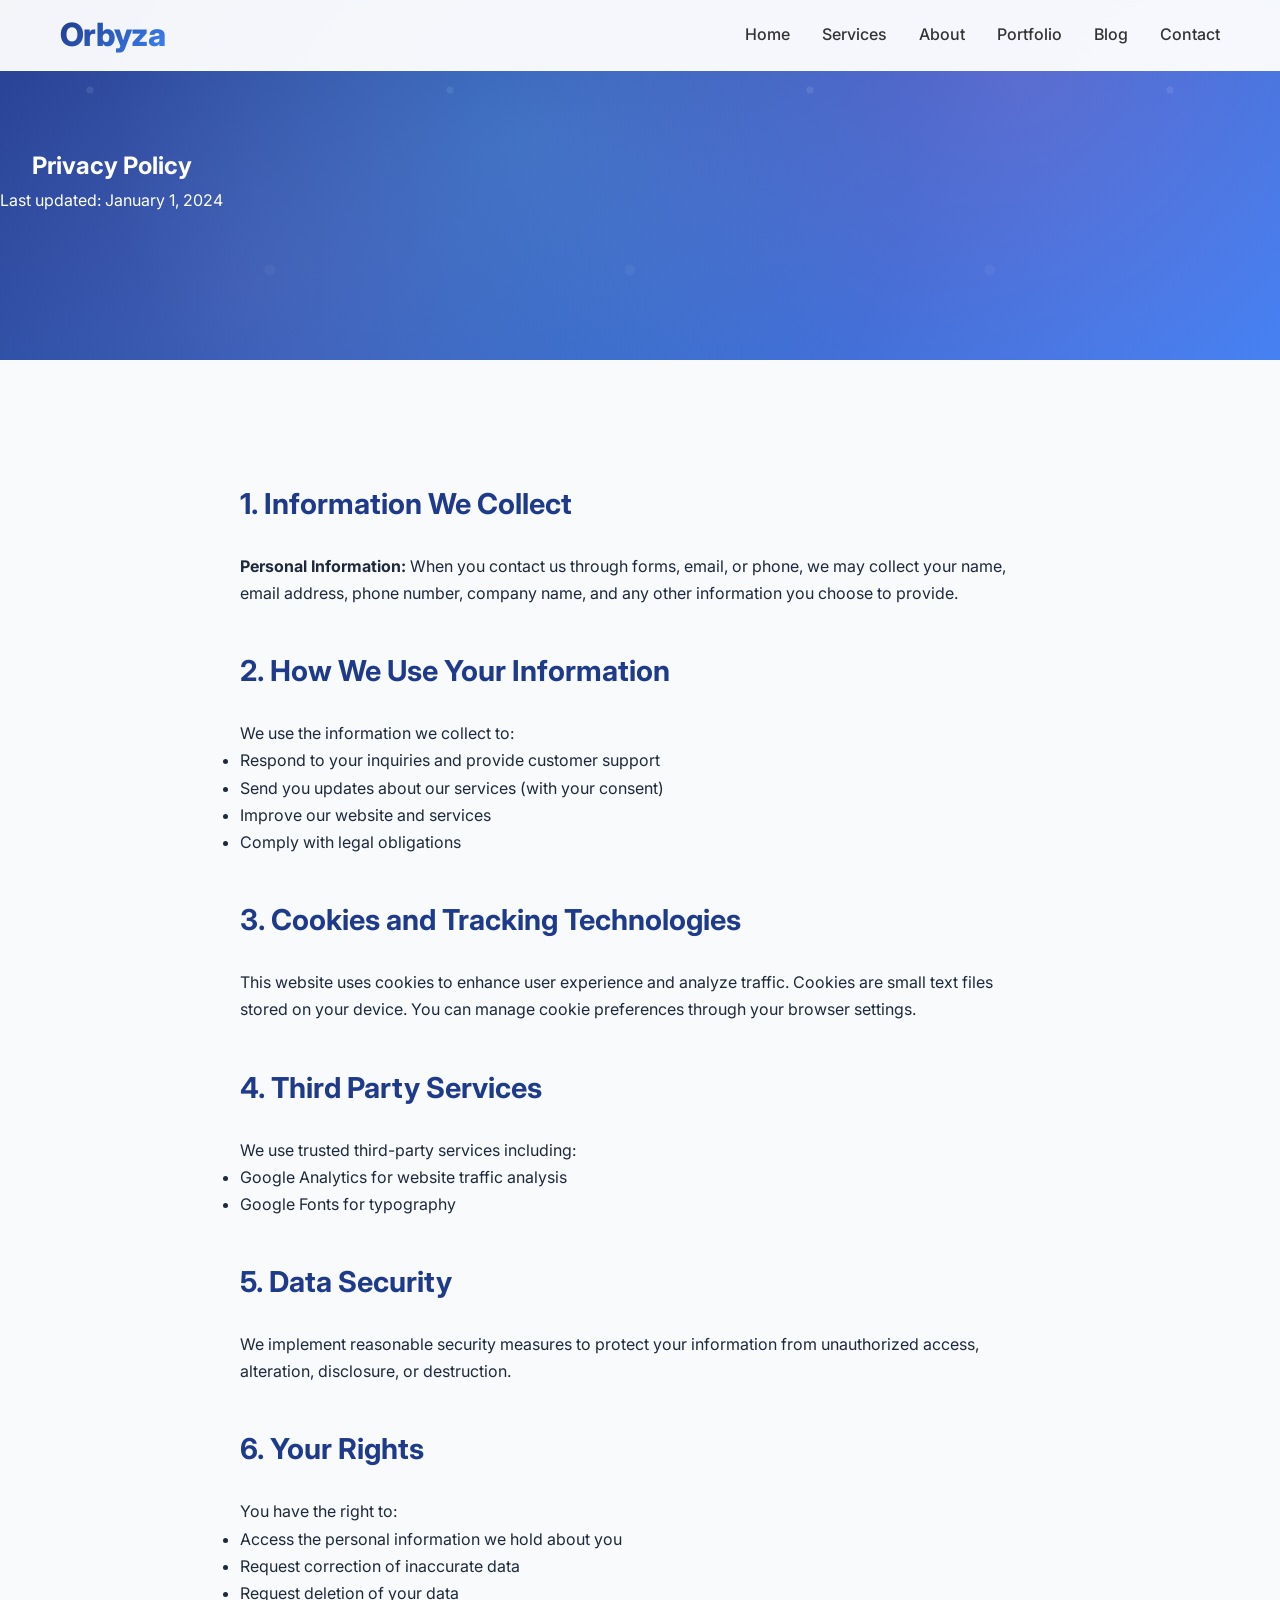
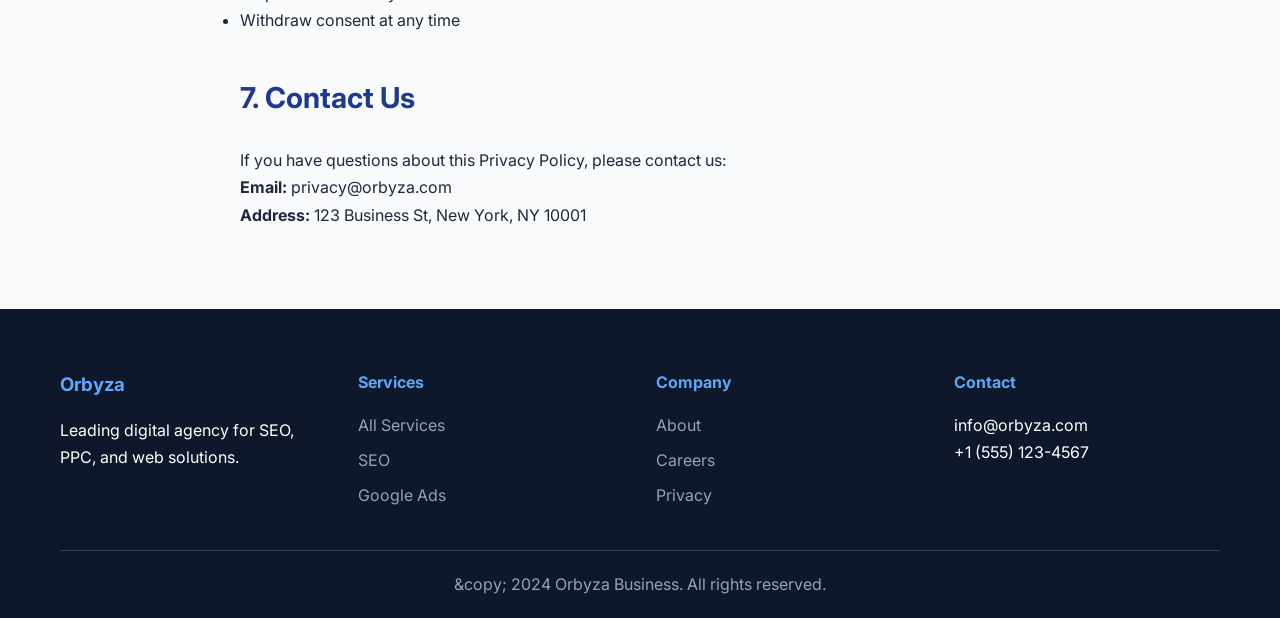
<file: privacy.html>
<!DOCTYPE html>
<html lang="en">
<head>
    <meta charset="UTF-8">
    <meta name="viewport" content="width=device-width, initial-scale=1.0">
    <title>Privacy Policy - Orbyza Business</title>
    <link rel="stylesheet" href="styles.css">
    <link href="https://fonts.googleapis.com/css2?family=Inter:wght@300;400;500;600;700&amp;display=swap" rel="stylesheet">
</head>
<body>
    <nav class="navbar">
        <div class="nav-container">
            <div class="logo">
                <a href="index.html">Orbyza</a>
            </div>
            <ul class="nav-menu">
                <li><a href="index.html" class="nav-link">Home</a></li>
                <li><a href="services.html" class="nav-link">Services</a></li>
                <li><a href="about.html" class="nav-link">About</a></li>
                <li><a href="portfolio.html" class="nav-link">Portfolio</a></li>
                <li><a href="blog.html" class="nav-link">Blog</a></li>
                <li><a href="contact.html" class="nav-link">Contact</a></li>
            </ul>
            <div class="hamburger">
                <span class="bar"></span>
                <span class="bar"></span>
                <span class="bar"></span>
            </div>
        </div>
    </nav>

    <section class="hero legal-hero">
        <div class="hero-container">
            <h1>Privacy Policy</h1>
            <p>Last updated: January 1, 2024</p>
        </div>
    </section>

    <section class="legal-content">
        <div class="container">
            <article class="policy">
                <h2>1. Information We Collect</h2>
                <p><strong>Personal Information:</strong> When you contact us through forms, email, or phone, we may collect your name, email address, phone number, company name, and any other information you choose to provide.</p>
                
                <h2>2. How We Use Your Information</h2>
                <p>We use the information we collect to:</p>
                <ul>
                    <li>Respond to your inquiries and provide customer support</li>
                    <li>Send you updates about our services (with your consent)</li>
                    <li>Improve our website and services</li>
                    <li>Comply with legal obligations</li>
                </ul>
                
                <h2>3. Cookies and Tracking Technologies</h2>
                <p>This website uses cookies to enhance user experience and analyze traffic. Cookies are small text files stored on your device. You can manage cookie preferences through your browser settings.</p>
                
                <h2>4. Third Party Services</h2>
                <p>We use trusted third-party services including:</p>
                <ul>
                    <li>Google Analytics for website traffic analysis</li>
                    <li>Google Fonts for typography</li>
                </ul>
                
                <h2>5. Data Security</h2>
                <p>We implement reasonable security measures to protect your information from unauthorized access, alteration, disclosure, or destruction.</p>
                
                <h2>6. Your Rights</h2>
                <p>You have the right to:</p>
                <ul>
                    <li>Access the personal information we hold about you</li>
                    <li>Request correction of inaccurate data</li>
                    <li>Request deletion of your data</li>
                    <li>Withdraw consent at any time</li>
                </ul>
                
                <h2>7. Contact Us</h2>
                <p>If you have questions about this Privacy Policy, please contact us:</p>
                <p><strong>Email:</strong> privacy@orbyza.com</p>
                <p><strong>Address:</strong> 123 Business St, New York, NY 10001</p>
            </article>
        </div>
    </section>

    <footer class="footer">
        <div class="container">
            <div class="footer-content">
                <div class="footer-section">
                    <h3>Orbyza</h3>
                    <p>Leading digital agency for SEO, PPC, and web solutions.</p>
                </div>
                <div class="footer-section">
                    <h4>Services</h4>
                    <ul>
                        <li><a href="services.html">All Services</a></li>
                        <li><a href="seo.html">SEO</a></li>
                        <li><a href="google-ads.html">Google Ads</a></li>
                    </ul>
                </div>
                <div class="footer-section">
                    <h4>Company</h4>
                    <ul>
                        <li><a href="about.html">About</a></li>
                        <li><a href="careers.html">Careers</a></li>
                        <li><a href="privacy.html">Privacy</a></li>
                    </ul>
                </div>
                <div class="footer-section">
                    <h4>Contact</h4>
                    <p>info@orbyza.com</p>
                    <p>+1 (555) 123-4567</p>
                </div>
            </div>
            <div class="footer-bottom">
                <p>&amp;copy; 2024 Orbyza Business. All rights reserved.</p>
            </div>
        </div>
    </footer>

    <script src="script.js"></script>
</body>
</html>
</file>
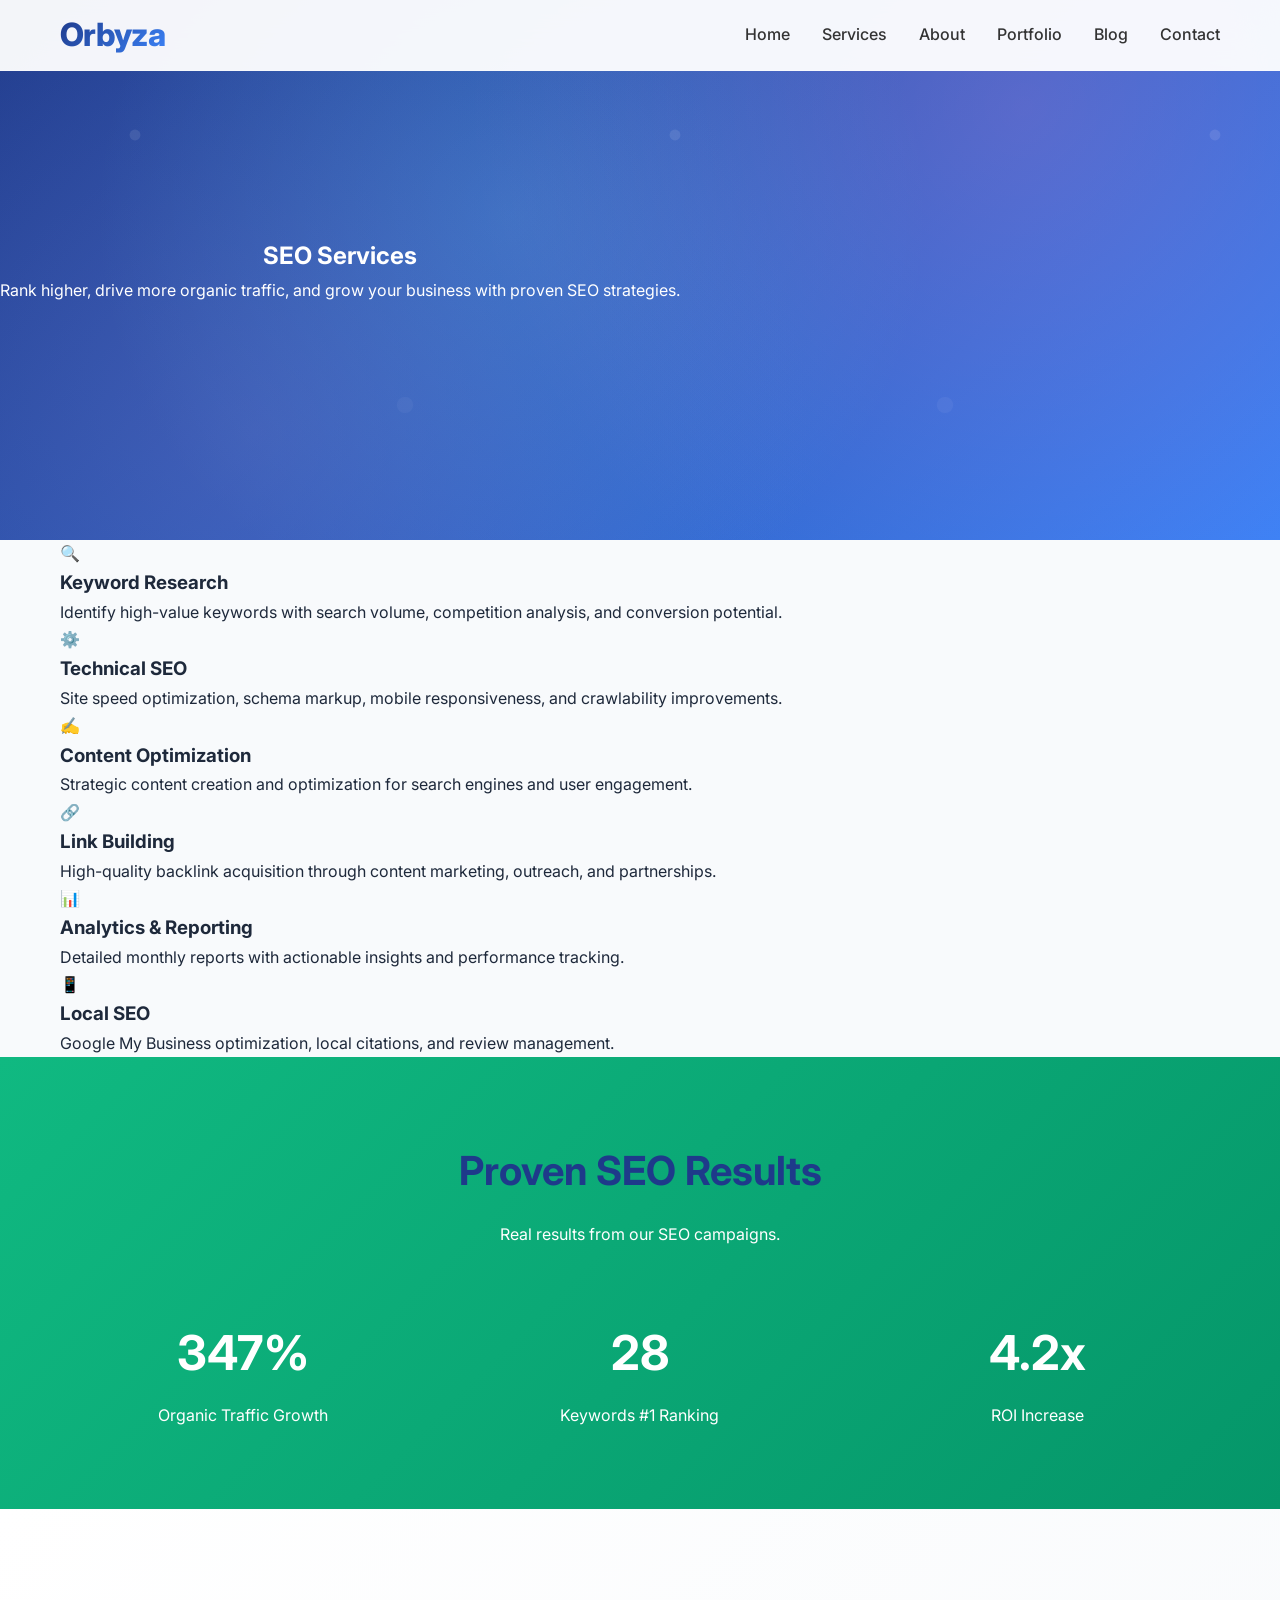
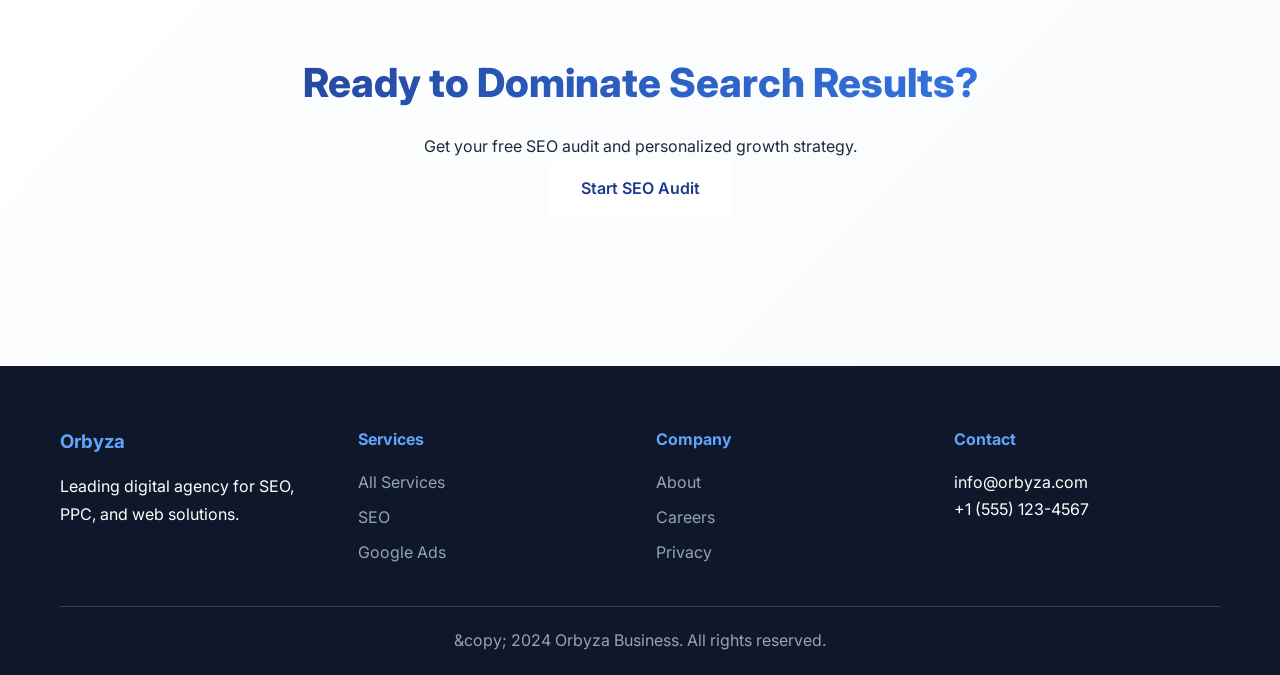
<file: seo.html>
<!DOCTYPE html>
<html lang="en">
<head>
    <meta charset="UTF-8">
    <meta name="viewport" content="width=device-width, initial-scale=1.0">
    <title>SEO Services - Orbyza Business</title>
    <link rel="stylesheet" href="styles.css">
    <link href="https://fonts.googleapis.com/css2?family=Inter:wght@300;400;500;600;700&amp;display=swap" rel="stylesheet">
</head>
<body>
    <nav class="navbar">
        <div class="nav-container">
            <div class="logo">
                <a href="index.html">Orbyza</a>
            </div>
            <ul class="nav-menu">
                <li><a href="index.html" class="nav-link">Home</a></li>
                <li><a href="services.html" class="nav-link">Services</a></li>
                <li><a href="about.html" class="nav-link">About</a></li>
                <li><a href="portfolio.html" class="nav-link">Portfolio</a></li>
                <li><a href="blog.html" class="nav-link">Blog</a></li>
                <li><a href="contact.html" class="nav-link">Contact</a></li>
            </ul>
            <div class="hamburger">
                <span class="bar"></span>
                <span class="bar"></span>
                <span class="bar"></span>
            </div>
        </div>
    </nav>

    <section class="hero service-hero">
        <div class="hero-container">
            <h1>SEO Services</h1>
            <p>Rank higher, drive more organic traffic, and grow your business with proven SEO strategies.</p>
        </div>
    </section>

    <section class="service-features">
        <div class="container">
            <div class="features-grid">
                <div class="feature">
                    <div class="feature-icon">🔍</div>
                    <h3>Keyword Research</h3>
                    <p>Identify high-value keywords with search volume, competition analysis, and conversion potential.</p>
                </div>
                <div class="feature">
                    <div class="feature-icon">⚙️</div>
                    <h3>Technical SEO</h3>
                    <p>Site speed optimization, schema markup, mobile responsiveness, and crawlability improvements.</p>
                </div>
                <div class="feature">
                    <div class="feature-icon">✍️</div>
                    <h3>Content Optimization</h3>
                    <p>Strategic content creation and optimization for search engines and user engagement.</p>
                </div>
                <div class="feature">
                    <div class="feature-icon">🔗</div>
                    <h3>Link Building</h3>
                    <p>High-quality backlink acquisition through content marketing, outreach, and partnerships.</p>
                </div>
                <div class="feature">
                    <div class="feature-icon">📊</div>
                    <h3>Analytics &amp; Reporting</h3>
                    <p>Detailed monthly reports with actionable insights and performance tracking.</p>
                </div>
                <div class="feature">
                    <div class="feature-icon">📱</div>
                    <h3>Local SEO</h3>
                    <p>Google My Business optimization, local citations, and review management.</p>
                </div>
            </div>
        </div>
    </section>

    <section class="seo-results">
        <div class="container">
            <div class="section-header">
                <h2>Proven SEO Results</h2>
                <p>Real results from our SEO campaigns.</p>
            </div>
            <div class="results-grid">
                <div class="result-item">
                    <h3>347%</h3>
                    <p>Organic Traffic Growth</p>
                </div>
                <div class="result-item">
                    <h3>28</h3>
                    <p>Keywords #1 Ranking</p>
                </div>
                <div class="result-item">
                    <h3>4.2x</h3>
                    <p>ROI Increase</p>
                </div>
            </div>
        </div>
    </section>

    <section class="cta">
        <div class="container">
            <h2>Ready to Dominate Search Results?</h2>
            <p>Get your free SEO audit and personalized growth strategy.</p>
            <a href="contact.html" class="btn btn-primary">Start SEO Audit</a>
        </div>
    </section>

    <footer class="footer">
        <div class="container">
            <div class="footer-content">
                <div class="footer-section">
                    <h3>Orbyza</h3>
                    <p>Leading digital agency for SEO, PPC, and web solutions.</p>
                </div>
                <div class="footer-section">
                    <h4>Services</h4>
                    <ul>
                        <li><a href="services.html">All Services</a></li>
                        <li><a href="seo.html">SEO</a></li>
                        <li><a href="google-ads.html">Google Ads</a></li>
                    </ul>
                </div>
                <div class="footer-section">
                    <h4>Company</h4>
                    <ul>
                        <li><a href="about.html">About</a></li>
                        <li><a href="careers.html">Careers</a></li>
                        <li><a href="privacy.html">Privacy</a></li>
                    </ul>
                </div>
                <div class="footer-section">
                    <h4>Contact</h4>
                    <p>info@orbyza.com</p>
                    <p>+1 (555) 123-4567</p>
                </div>
            </div>
            <div class="footer-bottom">
                <p>&amp;copy; 2024 Orbyza Business. All rights reserved.</p>
            </div>
        </div>
    </footer>

    <script src="script.js"></script>
</body>
</html>
</file>
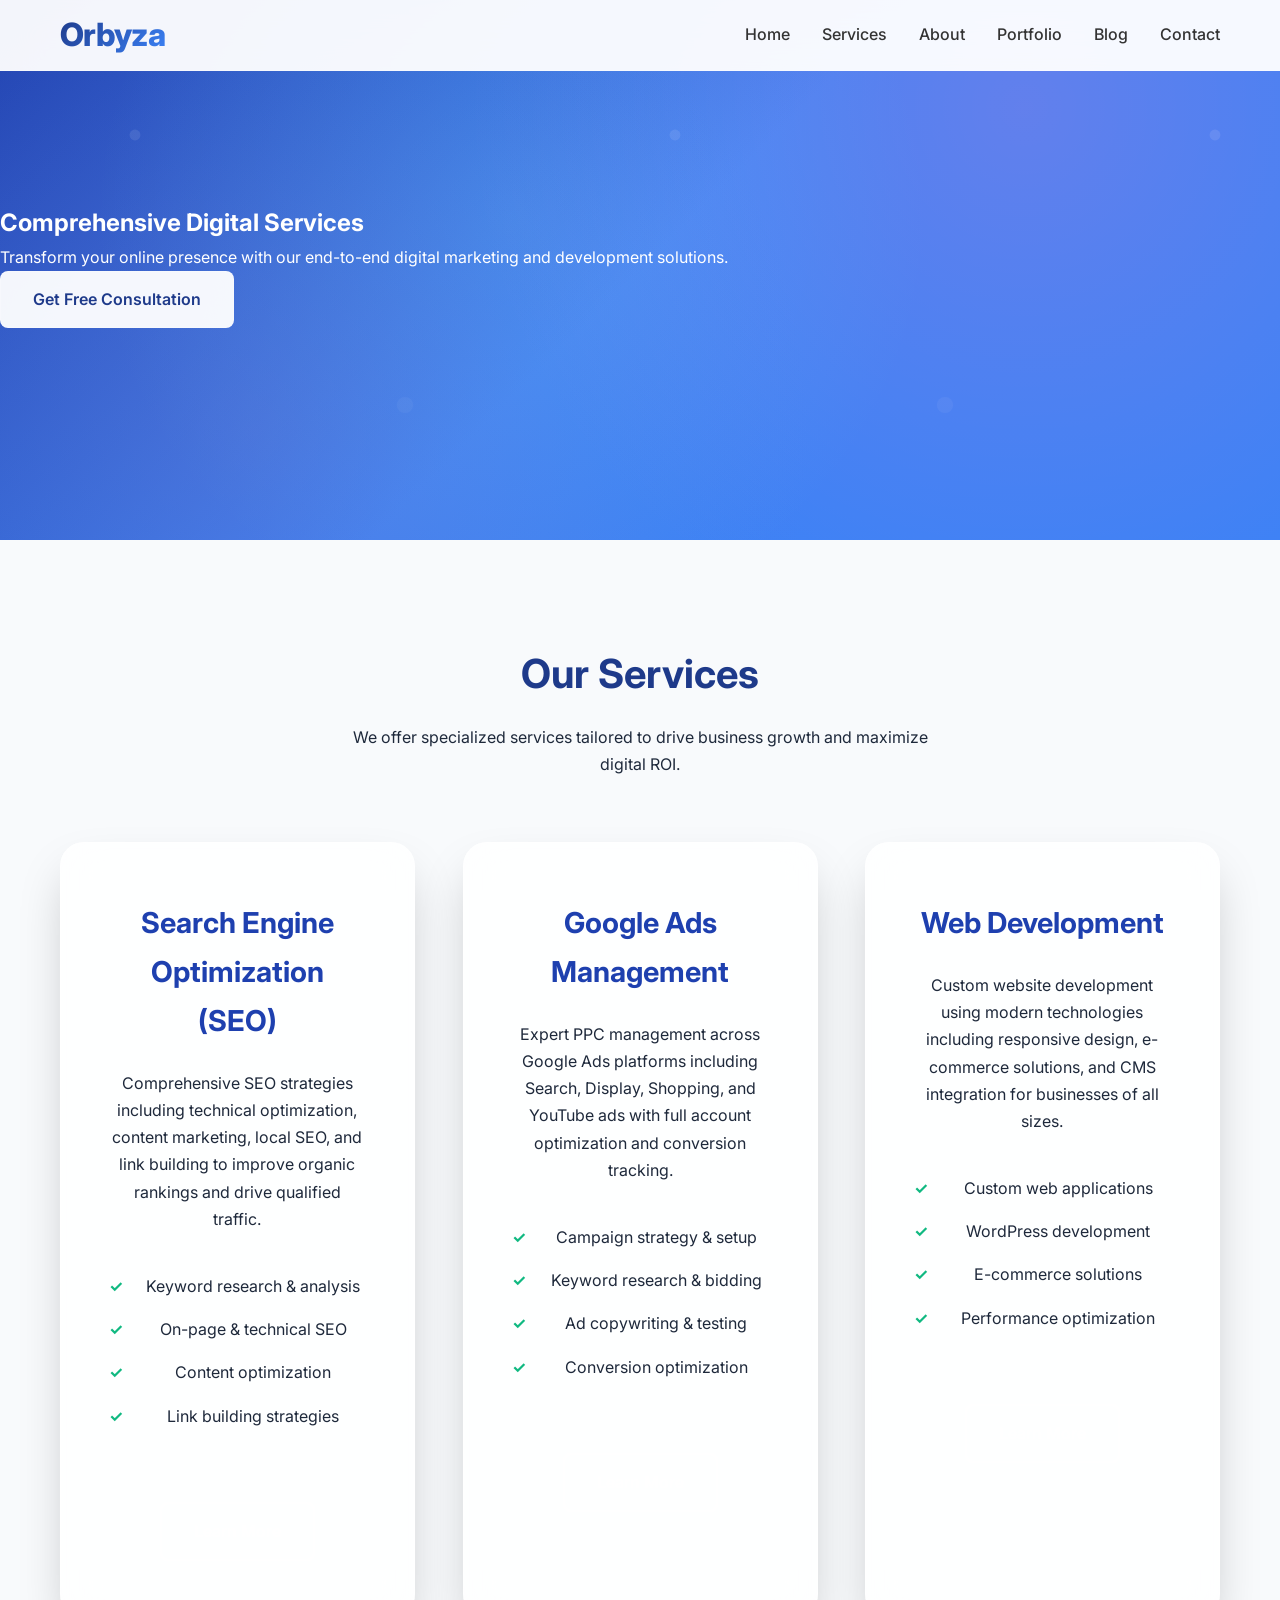
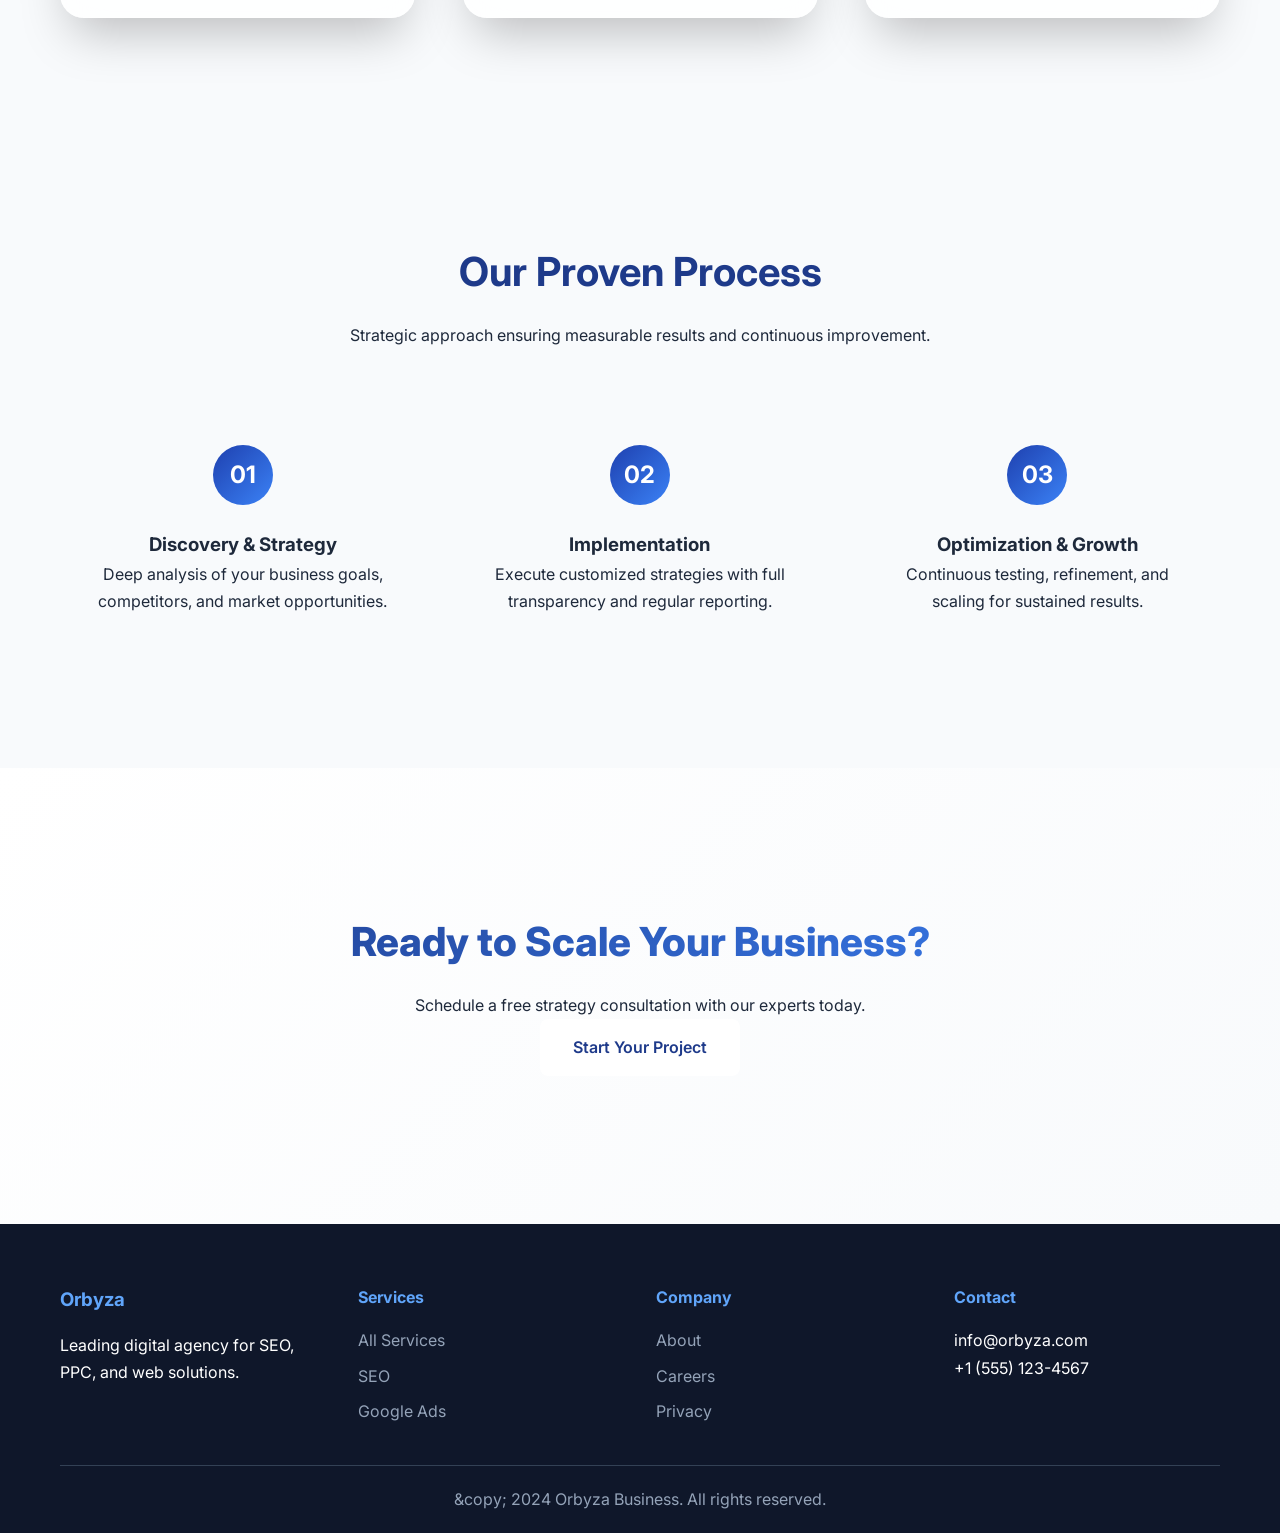
<file: services.html>
<!DOCTYPE html>
<html lang="en">
<head>
    <meta charset="UTF-8">
    <meta name="viewport" content="width=device-width, initial-scale=1.0">
    <title>Services - Orbyza Business</title>
    <link rel="stylesheet" href="styles.css">
    <link href="https://fonts.googleapis.com/css2?family=Inter:wght@300;400;500;600;700&amp;display=swap" rel="stylesheet">
</head>
<body>
    <nav class="navbar">
        <div class="nav-container">
            <div class="logo">
                <a href="index.html">Orbyza</a>
            </div>
            <ul class="nav-menu">
                <li><a href="index.html" class="nav-link">Home</a></li>
                <li><a href="services.html" class="nav-link active">Services</a></li>
                <li><a href="about.html" class="nav-link">About</a></li>
                <li><a href="portfolio.html" class="nav-link">Portfolio</a></li>
                <li><a href="blog.html" class="nav-link">Blog</a></li>
                <li><a href="contact.html" class="nav-link">Contact</a></li>
            </ul>
            <div class="hamburger">
                <span class="bar"></span>
                <span class="bar"></span>
                <span class="bar"></span>
            </div>
        </div>
    </nav>

    <section class="hero services-hero">
        <div class="hero-container">
            <h1>Comprehensive Digital Services</h1>
            <p>Transform your online presence with our end-to-end digital marketing and development solutions.</p>
            <a href="contact.html" class="btn btn-primary">Get Free Consultation</a>
        </div>
    </section>

    <section class="services-list">
        <div class="container">
            <div class="section-header">
                <h2>Our Services</h2>
                <p>We offer specialized services tailored to drive business growth and maximize digital ROI.</p>
            </div>
            <div class="services-grid full">
                <div class="service-detail">
                    <h3>Search Engine Optimization (SEO)</h3>
                    <p>Comprehensive SEO strategies including technical optimization, content marketing, local SEO, and link building to improve organic rankings and drive qualified traffic.</p>
                    <ul>
                        <li>Keyword research &amp; analysis</li>
                        <li>On-page &amp; technical SEO</li>
                        <li>Content optimization</li>
                        <li>Link building strategies</li>
                    </ul>
                    <a href="seo.html" class="btn btn-secondary">Learn More</a>
                </div>
                <div class="service-detail">
                    <h3>Google Ads Management</h3>
                    <p>Expert PPC management across Google Ads platforms including Search, Display, Shopping, and YouTube ads with full account optimization and conversion tracking.</p>
                    <ul>
                        <li>Campaign strategy &amp; setup</li>
                        <li>Keyword research &amp; bidding</li>
                        <li>Ad copywriting &amp; testing</li>
                        <li>Conversion optimization</li>
                    </ul>
                    <a href="google-ads.html" class="btn btn-secondary">Learn More</a>
                </div>
                <div class="service-detail">
                    <h3>Web Development</h3>
                    <p>Custom website development using modern technologies including responsive design, e-commerce solutions, and CMS integration for businesses of all sizes.</p>
                    <ul>
                        <li>Custom web applications</li>
                        <li>WordPress development</li>
                        <li>E-commerce solutions</li>
                        <li>Performance optimization</li>
                    </ul>
                    <a href="web-development.html" class="btn btn-secondary">Learn More</a>
                </div>
            </div>
        </div>
    </section>

    <section class="process">
        <div class="container">
            <div class="section-header">
                <h2>Our Proven Process</h2>
                <p>Strategic approach ensuring measurable results and continuous improvement.</p>
            </div>
            <div class="process-steps">
                <div class="step">
                    <div class="step-number">01</div>
                    <h3>Discovery &amp; Strategy</h3>
                    <p>Deep analysis of your business goals, competitors, and market opportunities.</p>
                </div>
                <div class="step">
                    <div class="step-number">02</div>
                    <h3>Implementation</h3>
                    <p>Execute customized strategies with full transparency and regular reporting.</p>
                </div>
                <div class="step">
                    <div class="step-number">03</div>
                    <h3>Optimization &amp; Growth</h3>
                    <p>Continuous testing, refinement, and scaling for sustained results.</p>
                </div>
            </div>
        </div>
    </section>

    <section class="cta">
        <div class="container">
            <h2>Ready to Scale Your Business?</h2>
            <p>Schedule a free strategy consultation with our experts today.</p>
            <a href="contact.html" class="btn btn-primary">Start Your Project</a>
        </div>
    </section>

    <footer class="footer">
        <div class="container">
            <div class="footer-content">
                <div class="footer-section">
                    <h3>Orbyza</h3>
                    <p>Leading digital agency for SEO, PPC, and web solutions.</p>
                </div>
                <div class="footer-section">
                    <h4>Services</h4>
                    <ul>
                        <li><a href="services.html">All Services</a></li>
                        <li><a href="seo.html">SEO</a></li>
                        <li><a href="google-ads.html">Google Ads</a></li>
                    </ul>
                </div>
                <div class="footer-section">
                    <h4>Company</h4>
                    <ul>
                        <li><a href="about.html">About</a></li>
                        <li><a href="careers.html">Careers</a></li>
                        <li><a href="privacy.html">Privacy</a></li>
                    </ul>
                </div>
                <div class="footer-section">
                    <h4>Contact</h4>
                    <p>info@orbyza.com</p>
                    <p>+1 (555) 123-4567</p>
                </div>
            </div>
            <div class="footer-bottom">
                <p>&amp;copy; 2024 Orbyza Business. All rights reserved.</p>
            </div>
        </div>
    </footer>

    <script src="script.js"></script>
</body>
</html>
</file>
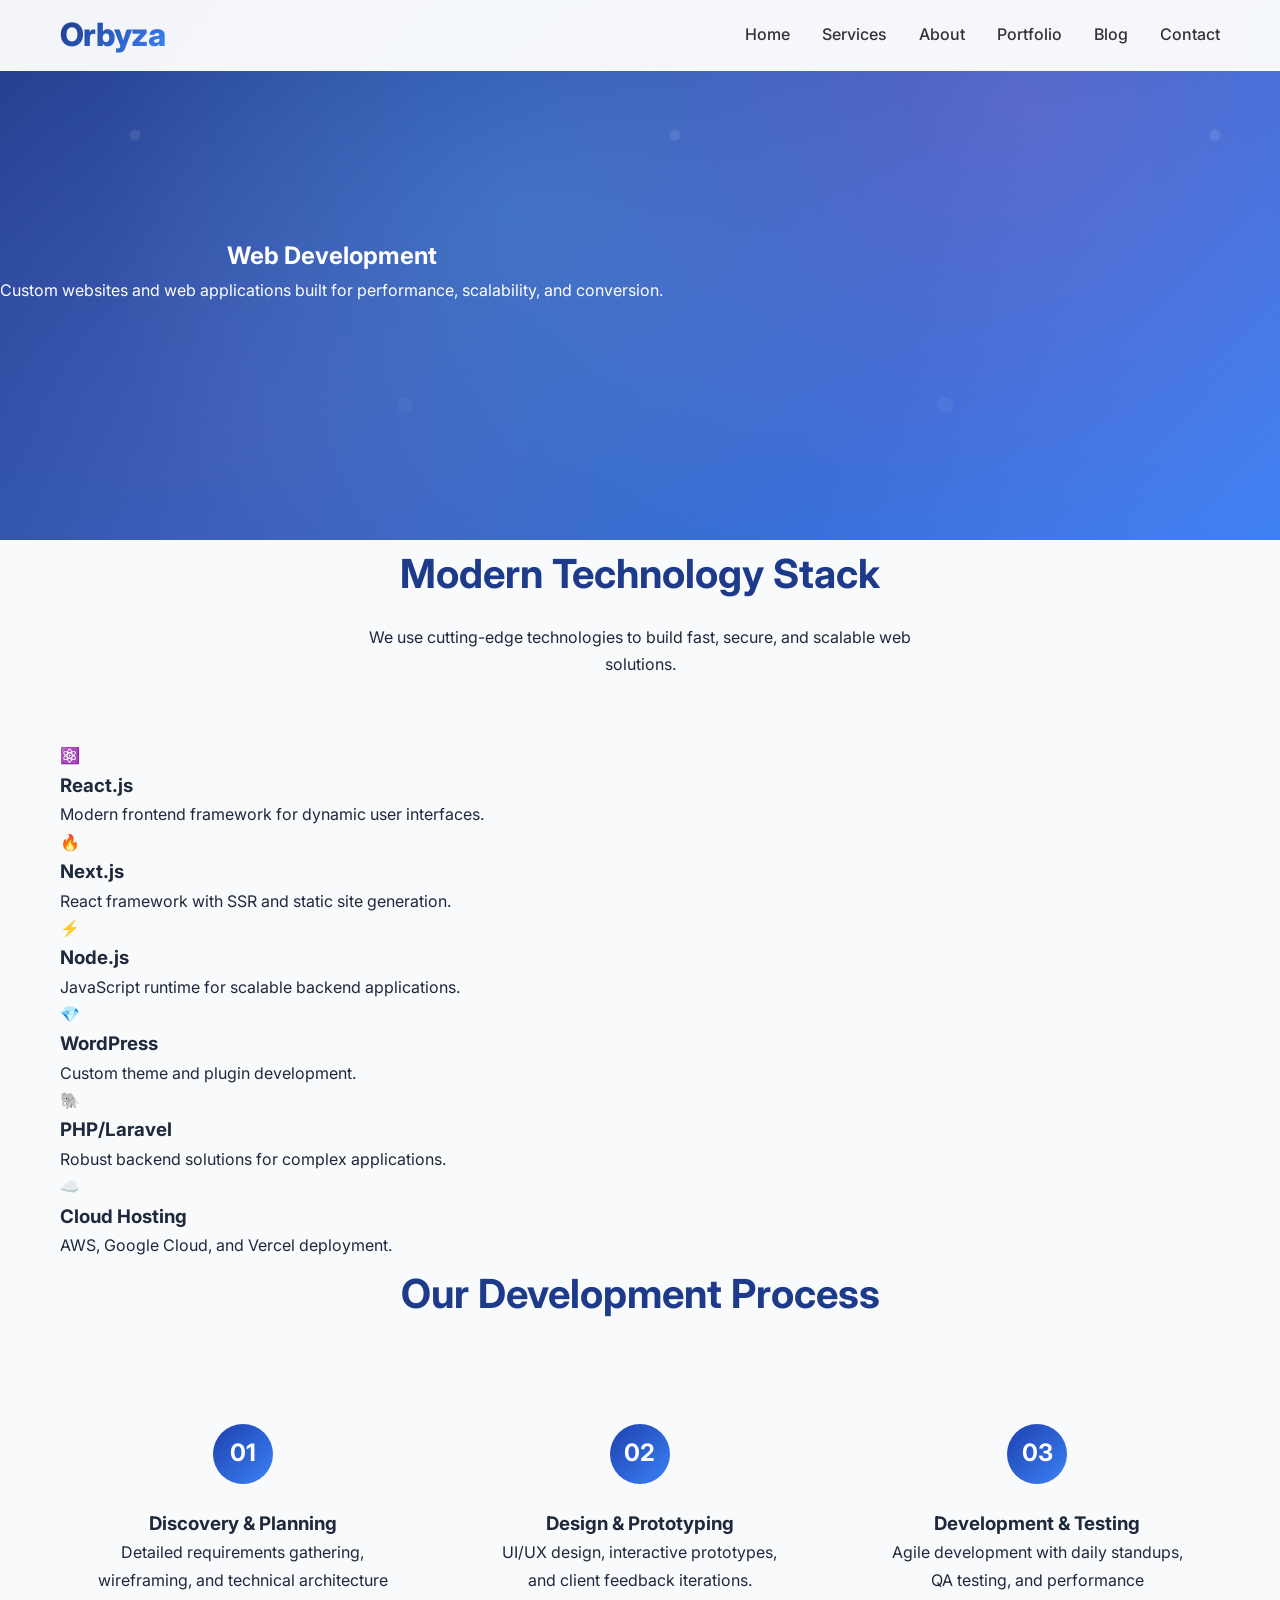
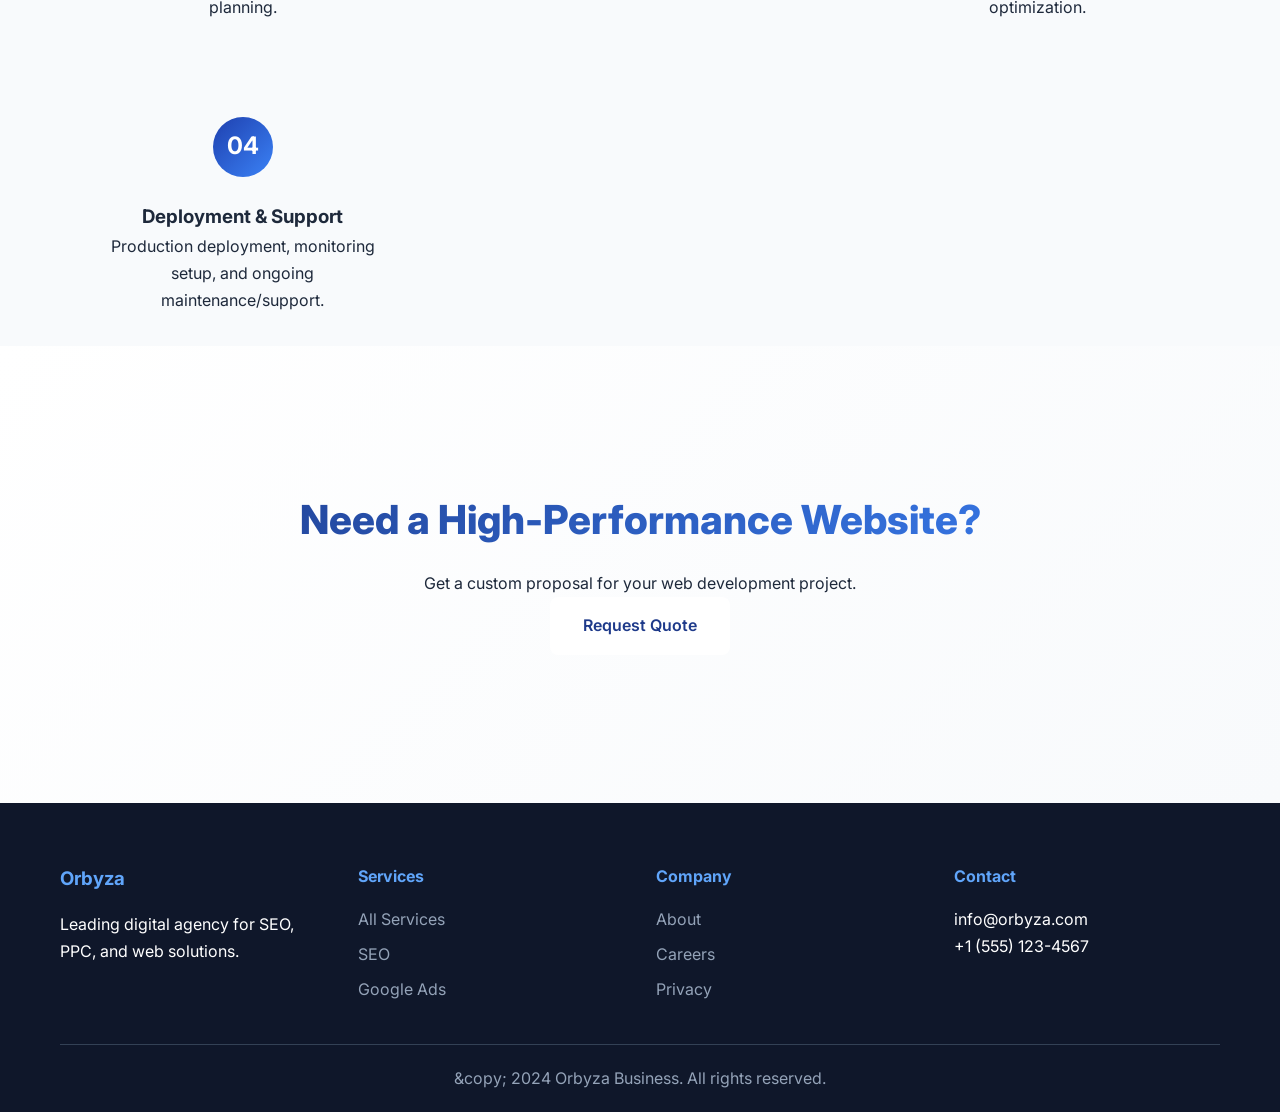
<file: web-development.html>
<!DOCTYPE html>
<html lang="en">
<head>
    <meta charset="UTF-8">
    <meta name="viewport" content="width=device-width, initial-scale=1.0">
    <title>Web Development - Orbyza Business</title>
    <link rel="stylesheet" href="styles.css">
    <link href="https://fonts.googleapis.com/css2?family=Inter:wght@300;400;500;600;700&amp;display=swap" rel="stylesheet">
</head>
<body>
    <nav class="navbar">
        <div class="nav-container">
            <div class="logo">
                <a href="index.html">Orbyza</a>
            </div>
            <ul class="nav-menu">
                <li><a href="index.html" class="nav-link">Home</a></li>
                <li><a href="services.html" class="nav-link">Services</a></li>
                <li><a href="about.html" class="nav-link">About</a></li>
                <li><a href="portfolio.html" class="nav-link">Portfolio</a></li>
                <li><a href="blog.html" class="nav-link">Blog</a></li>
                <li><a href="contact.html" class="nav-link">Contact</a></li>
            </ul>
            <div class="hamburger">
                <span class="bar"></span>
                <span class="bar"></span>
                <span class="bar"></span>
            </div>
        </div>
    </nav>

    <section class="hero service-hero">
        <div class="hero-container">
            <h1>Web Development</h1>
            <p>Custom websites and web applications built for performance, scalability, and conversion.</p>
        </div>
    </section>

    <section class="tech-stack">
        <div class="container">
            <div class="section-header">
                <h2>Modern Technology Stack</h2>
                <p>We use cutting-edge technologies to build fast, secure, and scalable web solutions.</p>
            </div>
            <div class="tech-grid">
                <div class="tech-item">
                    <div class="tech-icon">⚛️</div>
                    <h3>React.js</h3>
                    <p>Modern frontend framework for dynamic user interfaces.</p>
                </div>
                <div class="tech-item">
                    <div class="tech-icon">🔥</div>
                    <h3>Next.js</h3>
                    <p>React framework with SSR and static site generation.</p>
                </div>
                <div class="tech-item">
                    <div class="tech-icon">⚡️</div>
                    <h3>Node.js</h3>
                    <p>JavaScript runtime for scalable backend applications.</p>
                </div>
                <div class="tech-item">
                    <div class="tech-icon">💎</div>
                    <h3>WordPress</h3>
                    <p>Custom theme and plugin development.</p>
                </div>
                <div class="tech-item">
                    <div class="tech-icon">🐘</div>
                    <h3>PHP/Laravel</h3>
                    <p>Robust backend solutions for complex applications.</p>
                </div>
                <div class="tech-item">
                    <div class="tech-icon">☁️</div>
                    <h3>Cloud Hosting</h3>
                    <p>AWS, Google Cloud, and Vercel deployment.</p>
                </div>
            </div>
        </div>
    </section>

    <section class="development-process">
        <div class="container">
            <div class="section-header">
                <h2>Our Development Process</h2>
            </div>
            <div class="process-steps wide">
                <div class="step detailed">
                    <div class="step-number">01</div>
                    <h3>Discovery &amp; Planning</h3>
                    <p>Detailed requirements gathering, wireframing, and technical architecture planning.</p>
                </div>
                <div class="step detailed">
                    <div class="step-number">02</div>
                    <h3>Design &amp; Prototyping</h3>
                    <p>UI/UX design, interactive prototypes, and client feedback iterations.</p>
                </div>
                <div class="step detailed">
                    <div class="step-number">03</div>
                    <h3>Development &amp; Testing</h3>
                    <p>Agile development with daily standups, QA testing, and performance optimization.</p>
                </div>
                <div class="step detailed">
                    <div class="step-number">04</div>
                    <h3>Deployment &amp; Support</h3>
                    <p>Production deployment, monitoring setup, and ongoing maintenance/support.</p>
                </div>
            </div>
        </div>
    </section>

    <section class="cta">
        <div class="container">
            <h2>Need a High-Performance Website?</h2>
            <p>Get a custom proposal for your web development project.</p>
            <a href="contact.html" class="btn btn-primary">Request Quote</a>
        </div>
    </section>

    <footer class="footer">
        <div class="container">
            <div class="footer-content">
                <div class="footer-section">
                    <h3>Orbyza</h3>
                    <p>Leading digital agency for SEO, PPC, and web solutions.</p>
                </div>
                <div class="footer-section">
                    <h4>Services</h4>
                    <ul>
                        <li><a href="services.html">All Services</a></li>
                        <li><a href="seo.html">SEO</a></li>
                        <li><a href="google-ads.html">Google Ads</a></li>
                    </ul>
                </div>
                <div class="footer-section">
                    <h4>Company</h4>
                    <ul>
                        <li><a href="about.html">About</a></li>
                        <li><a href="careers.html">Careers</a></li>
                        <li><a href="privacy.html">Privacy</a></li>
                    </ul>
                </div>
                <div class="footer-section">
                    <h4>Contact</h4>
                    <p>info@orbyza.com</p>
                    <p>+1 (555) 123-4567</p>
                </div>
            </div>
            <div class="footer-bottom">
                <p>&amp;copy; 2024 Orbyza Business. All rights reserved.</p>
            </div>
        </div>
    </footer>

    <script src="script.js"></script>
</body>
</html>
</file>
<file: styles.css>
/* Reset and Base Styles */
* {
    margin: 0;
    padding: 0;
    box-sizing: border-box;
}

:root {
    --primary: #1e3a8a;
    --primary-light: #3b82f6;
    --secondary: #0ea5e9;
    --dark: #0f172a;
    --light: #f8fafc;
    --glass: rgba(255, 255, 255, 0.1);
    --shadow: 0 25px 50px -12px rgba(0, 0, 0, 0.25);
    --shadow-hover: 0 35px 60px -12px rgba(0, 0, 0, 0.35);
}

body {
    font-family: 'Inter', -apple-system, BlinkMacSystemFont, sans-serif;
    line-height: 1.7;
    color: #1e293b;
    overflow-x: hidden;
    background: #f8fafc;
}

.container {
    max-width: 1200px;
    margin: 0 auto;
    padding: 0 20px;
}

/* Navigation */
.navbar {
    position: fixed;
    top: 0;
    width: 100%;
    background: rgba(255, 255, 255, 0.92);
    backdrop-filter: blur(20px);
    -webkit-backdrop-filter: blur(20px);
    border-bottom: 1px solid rgba(255, 255, 255, 0.2);
    z-index: 1000;
    transition: all 0.4s cubic-bezier(0.4, 0, 0.2, 1);
    box-shadow: 0 4px 20px rgba(0, 0, 0, 0.08);
}

.nav-container {
    max-width: 1200px;
    margin: 0 auto;
    padding: 0 20px;
    display: flex;
    justify-content: space-between;
    align-items: center;
    height: 70px;
}

.logo a {
    font-size: clamp(1.5rem, 4vw, 2rem);
    font-weight: 800;
    background: linear-gradient(135deg, var(--primary), var(--primary-light));
    -webkit-background-clip: text;
    -webkit-text-fill-color: transparent;
    background-clip: text;
    text-decoration: none;
    letter-spacing: -0.02em;
}

.nav-menu {
    display: flex;
    list-style: none;
    gap: 2rem;
}

.nav-link {
    text-decoration: none;
    color: #333;
    font-weight: 500;
    transition: color 0.3s ease;
    position: relative;
}

.nav-link:hover,
.nav-link.active {
    color: #1e40af;
}

.nav-link::after {
    content: '';
    position: absolute;
    bottom: -5px;
    left: 0;
    width: 0;
    height: 2px;
    background: #1e40af;
    transition: width 0.3s ease;
}

.nav-link:hover::after,
.nav-link.active::after {
    width: 100%;
}

.hamburger {
    display: none;
    flex-direction: column;
    cursor: pointer;
}

.bar {
    width: 25px;
    height: 3px;
    background: #333;
    margin: 3px 0;
    transition: 0.3s;
}

/* Hero Section */
.hero {
    min-height: 100vh;
    background: linear-gradient(135deg, var(--primary) 0%, var(--primary-light) 50%, #60a5fa 100%);
    display: flex;
    align-items: center;
    color: white;
    position: relative;
    overflow: hidden;
}

.hero::after {
    content: '';
    position: absolute;
    inset: 0;
    background: radial-gradient(circle at 20% 80%, rgba(120, 119, 198, 0.3) 0%, transparent 50%),
                radial-gradient(circle at 80% 20%, rgba(255, 119, 198, 0.2) 0%, transparent 50%),
                radial-gradient(circle at 40% 40%, rgba(120, 219, 255, 0.2) 0%, transparent 50%);
    pointer-events: none;
    animation: heroFloat 20s ease-in-out infinite;
}

@keyframes heroFloat {
    0%, 100% { transform: translateY(0px) rotate(0deg); }
    33% { transform: translateY(-20px) rotate(1deg); }
    66% { transform: translateY(-10px) rotate(-1deg); }
}

.hero::before {
    content: '';
    position: absolute;
    top: 0;
    left: 0;
    right: 0;
    bottom: 0;
    background: url('data:image/svg+xml,<svg xmlns=\"http://www.w3.org/2000/svg\" viewBox=\"0 0 100 100\"><defs><pattern id=\"grain\" width=\"100\" height=\"100\" patternUnits=\"userSpaceOnUse\"><circle cx=\"25\" cy=\"25\" r=\"1\" fill=\"%23ffffff\" opacity=\"0.1\"/><circle cx=\"75\" cy=\"75\" r=\"1.5\" fill=\"%23ffffff\" opacity=\"0.05\"/></pattern></defs><rect width=\"100\" height=\"100\" fill=\"url(%23grain)\"></rect></svg>');
    pointer-events: none;
}

.hero-container {
    max-width: 800px;
    z-index: 2;
    position: relative;
}

.hero-title {
    font-size: clamp(3rem, 6vw, 5rem);
    font-weight: 800;
    line-height: 1.1;
    margin-bottom: 2rem;
    letter-spacing: -0.02em;
    opacity: 0;
    transform: translateY(50px);
    animation: slideInUp 1.2s cubic-bezier(0.68, -0.55, 0.265, 1.55) forwards;
    background: linear-gradient(135deg, white 0%, rgba(255,255,255,0.8) 100%);
    -webkit-background-clip: text;
    -webkit-text-fill-color: transparent;
    background-clip: text;
}

@keyframes slideInUp {
    to {
        opacity: 1;
        transform: translateY(0);
    }
}

.hero-subtitle {
    font-size: 1.3rem;
    margin-bottom: 2.5rem;
    opacity: 0;
    transform: translateY(30px);
    animation: fadeInUp 1s ease 0.2s forwards;
}

.hero-buttons {
    display: flex;
    gap: 1rem;
    flex-wrap: wrap;
    opacity: 0;
    transform: translateY(30px);
    animation: fadeInUp 1s ease 0.4s forwards;
}

.btn {
    padding: 14px 32px;
    border-radius: 8px;
    text-decoration: none;
    font-weight: 600;
    transition: all 0.3s ease;
    display: inline-block;
}

.btn-primary {
    background: rgba(255, 255, 255, 0.95);
    color: var(--primary);
    backdrop-filter: blur(20px);
    border: 1px solid rgba(255, 255, 255, 0.2);
    position: relative;
    overflow: hidden;
}

.btn-primary::before {
    content: '';
    position: absolute;
    top: 0;
    left: -100%;
    width: 100%;
    height: 100%;
    background: linear-gradient(90deg, transparent, rgba(255,255,255,0.4), transparent);
    transition: left 0.6s;
}

.btn-primary:hover::before {
    left: 100%;
}

.btn-primary:hover {
    background: white;
    transform: translateY(-4px) scale(1.02);
    box-shadow: var(--shadow-hover);
}

.btn-secondary {
    background: transparent;
    color: white;
    border: 2px solid white;
}

.btn-secondary:hover {
    background: white;
    color: #1e40af;
}

/* Services Teaser */
.services-teaser {
    padding: 120px 0;
    background: #f8fafc;
}

/* Service Hero */
.services-hero {
    background: linear-gradient(135deg, #1e40af 0%, #3b82f6 50%);
    min-height: 60vh;
    display: flex;
    align-items: center;
    color: white;
}

.about-hero, .contact-hero, .service-hero, .portfolio-hero, .blog-hero, .careers-hero, .legal-hero {
    background: linear-gradient(135deg, #1e3a8a 0%, #3b82f6 100%);
    min-height: 60vh;
    display: flex;
    align-items: center;
    color: white;
    text-align: center;
}

/* Services List */
.services-list {
    padding: 100px 0;
}

.section-header {
    text-align: center;
    max-width: 600px;
    margin: 0 auto 4rem;
}

.section-header h2 {
    font-size: 2.5rem;
    color: #1e3a8a;
    margin-bottom: 1rem;
}

.services-grid.full {
    grid-template-columns: repeat(auto-fit, minmax(350px, 1fr));
    gap: 3rem;
}

.service-detail {
    background: white;
    padding: 3rem;
    border-radius: 20px;
    box-shadow: 0 20px 60px rgba(0,0,0,0.08);
    transition: all 0.4s ease;
}

.service-detail:hover {
    transform: translateY(-10px);
}

.service-detail h3 {
    font-size: 1.8rem;
    color: #1e40af;
    margin-bottom: 1.5rem;
}

.service-detail ul {
    list-style: none;
    margin: 2rem 0;
}

.service-detail li {
    padding: 0.5rem 0;
    padding-left: 2rem;
    position: relative;
}

.service-detail li::before {
    content: '✓';
    position: absolute;
    left: 0;
    color: #10b981;
    font-weight: bold;
}

/* Process */
.process {
    padding: 120px 0;
    background: #f8fafc;
}

.process-steps {
    display: grid;
    grid-template-columns: repeat(auto-fit, minmax(280px, 1fr));
    gap: 2rem;
}

.step {
    text-align: center;
    padding: 2rem;
}

.step-number {
    width: 60px;
    height: 60px;
    background: linear-gradient(135deg, #1e40af, #3b82f6);
    color: white;
    border-radius: 50%;
    display: flex;
    align-items: center;
    justify-content: center;
    font-size: 1.5rem;
    font-weight: 700;
    margin: 0 auto 1.5rem;
}

.services-teaser h2 {
    text-align: center;
    font-size: 2.5rem;
    margin-bottom: 4rem;
    color: #1e3a8a;
}

.services-grid {
    display: grid;
    grid-template-columns: repeat(auto-fit, minmax(300px, 1fr));
    gap: 2rem;
}

.service-card, .service-detail {
    background: rgba(255, 255, 255, 0.85);
    backdrop-filter: blur(20px);
    border: 1px solid rgba(255, 255, 255, 0.2);
    padding: 3.5rem 3rem;
    border-radius: 24px;
    text-align: center;
    box-shadow: var(--shadow);
    transition: all 0.5s cubic-bezier(0.4, 0, 0.2, 1);
    opacity: 0;
    transform: translateY(60px) scale(0.95);
    animation: cardReveal 1s cubic-bezier(0.68, -0.55, 0.265, 1.55) forwards;
    position: relative;
    overflow: hidden;
}

.service-card::before, .service-detail::before {
    content: '';
    position: absolute;
    top: 0;
    left: 0;
    right: 0;
    height: 4px;
    background: linear-gradient(90deg, var(--primary), var(--primary-light), var(--secondary));
    transform: scaleX(0);
    transition: transform 0.6s ease;
}

.service-card:hover::before, .service-detail:hover::before {
    transform: scaleX(1);
}

@keyframes cardReveal {
    to {
        opacity: 1;
        transform: translateY(0) scale(1);
    }
}

.service-card:hover, .service-detail:hover {
    transform: translateY(-15px) scale(1.02);
    box-shadow: var(--shadow-hover);
}

.service-card:nth-child(2) { animation-delay: 0.1s; }
.service-card:nth-child(3) { animation-delay: 0.2s; }

.service-card:hover {
    transform: translateY(-10px);
    box-shadow: 0 25px 60px rgba(0,0,0,0.15);
}

.service-card h3 {
    font-size: 1.5rem;
    color: #1e40af;
    margin-bottom: 1rem;
}

.service-detail .btn {
    margin-top: 2rem;
}

/* About Styles */
.about-grid {
    display: grid;
    grid-template-columns: 1fr 1fr;
    gap: 4rem;
    align-items: center;
}

.about-text h2 {
    font-size: 2.5rem;
    color: #1e3a8a;
    margin-bottom: 2rem;
}

.values {
    margin-top: 3rem;
}

.values h3 {
    font-size: 1.3rem;
    color: #1e40af;
    margin-bottom: 2rem;
}

.value-item {
    display: flex;
    gap: 1rem;
    margin-bottom: 2rem;
    align-items: flex-start;
}

.value-icon {
    font-size: 2rem;
    min-width: 50px;
}

/* Team */
.team {
    padding: 120px 0;
    background: #f8fafc;
}

.team-grid {
    display: grid;
    grid-template-columns: repeat(auto-fit, minmax(250px, 1fr));
    gap: 2rem;
}

.team-member {
    background: white;
    padding: 3rem 2rem;
    border-radius: 20px;
    text-align: center;
    box-shadow: 0 20px 60px rgba(0,0,0,0.08);
    transition: all 0.4s ease;
}

.team-member:hover {
    transform: translateY(-10px);
}

.member-avatar {
    width: 120px;
    height: 120px;
    background: linear-gradient(135deg, #1e40af, #3b82f6);
    border-radius: 50%;
    margin: 0 auto 1.5rem;
}

/* Contact */
.contact-content {
    padding: 100px 0;
}

.contact-grid {
    display: grid;
    grid-template-columns: 1fr 1fr;
    gap: 4rem;
}

.contact-info h2,
.contact-form h2 {
    font-size: 2.2rem;
    color: #1e3a8a;
    margin-bottom: 2rem;
}

.contact-item {
    display: flex;
    gap: 1.5rem;
    margin-bottom: 2rem;
    align-items: flex-start;
}

.contact-icon {
    font-size: 2rem;
    min-width: 50px;
    margin-top: 0.2rem;
}

.contact-form {
    background: #f8fafc;
    padding: 3rem;
    border-radius: 20px;
}

.form-group {
    margin-bottom: 1.5rem;
}

.form-group input,
.form-group textarea,
.form-group select {
    width: 100%;
    padding: 1rem 1.25rem;
    border: 2px solid #e2e8f0;
    border-radius: 12px;
    font-size: 1rem;
    transition: border-color 0.3s ease;
    font-family: inherit;
}

.form-group input:focus,
.form-group textarea:focus,
.form-group select:focus {
    outline: none;
    border-color: #1e40af;
}

.form-row {
    display: grid;
    grid-template-columns: 1fr 1fr;
    gap: 1rem;
}

.btn.full {
    width: 100%;
}

/* Portfolio */
.portfolio-filters {
    padding: 3rem 0;
    background: #f8fafc;
}

.filters {
    display: flex;
    justify-content: center;
    gap: 1rem;
    flex-wrap: wrap;
}

.filter-btn {
    padding: 12px 24px;
    border: 2px solid #e2e8f0;
    background: white;
    border-radius: 50px;
    cursor: pointer;
    transition: all 0.3s ease;
    font-weight: 500;
}

.filter-btn:hover,
.filter-btn.active {
    background: #1e40af;
    color: white;
    border-color: #1e40af;
}

.portfolio-grid {
    display: grid;
    grid-template-columns: repeat(auto-fit, minmax(350px, 1fr));
    gap: 2rem;
    padding: 4rem 0;
}

.portfolio-item {
    background: white;
    border-radius: 20px;
    overflow: hidden;
    box-shadow: 0 20px 60px rgba(0,0,0,0.08);
    transition: all 0.4s ease;
    opacity: 1;
    transform: scale(1);
}

.portfolio-item:hover {
    transform: translateY(-10px);
    box-shadow: 0 30px 80px rgba(0,0,0,0.15);
}

.portfolio-image {
    height: 220px;
    background: linear-gradient(45deg, #1e40af, #3b82f6);
}

.portfolio-info {
    padding: 2rem;
}

.portfolio-info h3 {
    margin-bottom: 0.5rem;
    color: #1e3a8a;
}

.tags {
    display: flex;
    gap: 0.5rem;
    margin-top: 1rem;
    flex-wrap: wrap;
}

.tags span {
    background: #e2e8f0;
    padding: 0.25rem 0.75rem;
    border-radius: 20px;
    font-size: 0.8rem;
    font-weight: 500;
}

/* Blog */
.blog-hero {
    min-height: 50vh;
}

.blog-posts {
    padding: 100px 0;
}

.blog-grid {
    display: grid;
    grid-template-columns: repeat(auto-fit, minmax(350px, 1fr));
    gap: 2rem;
}

.blog-post {
    background: white;
    border-radius: 20px;
    overflow: hidden;
    box-shadow: 0 20px 60px rgba(0,0,0,0.08);
    transition: all 0.4s ease;
}

.blog-post:hover {
    transform: translateY(-5px);
}

.blog-image {
    height: 220px;
    background: linear-gradient(135deg, #1e40af, #60a5fa);
}

.blog-content {
    padding: 2.5rem;
}

.blog-meta {
    display: flex;
    gap: 1rem;
    margin-bottom: 1rem;
    align-items: center;
}

.category {
    background: #1e40af;
    color: white;
    padding: 0.25rem 0.75rem;
    border-radius: 20px;
    font-size: 0.8rem;
    font-weight: 500;
}

.date {
    color: #64748b;
    font-size: 0.9rem;
}

.blog-content h2 {
    font-size: 1.5rem;
    margin-bottom: 1rem;
    color: #1e3a8a;
}

.read-more {
    color: #1e40af;
    text-decoration: none;
    font-weight: 600;
}

.newsletter {
    display: flex;
    gap: 1rem;
    max-width: 500px;
    margin: 2rem auto 0;
}

.newsletter input {
    flex: 1;
    padding: 1rem 1.25rem;
    border: 2px solid #e2e8f0;
    border-radius: 12px;
}

/* Careers */
.careers-hero {
    min-height: 60vh;
}

.careers-content {
    padding: 100px 0;
}

.careers-intro {
    text-align: center;
}

.perks-grid {
    display: grid;
    grid-template-columns: repeat(auto-fit, minmax(280px, 1fr));
    gap: 2rem;
    margin-top: 4rem;
}

.perk h3 {
    color: #1e40af;
    margin-bottom: 0.5rem;
}

.open-positions {
    padding: 120px 0;
    background: #f8fafc;
}

.positions-grid {
    display: grid;
    grid-template-columns: repeat(auto-fit, minmax(350px, 1fr));
    gap: 2rem;
}

.position-card {
    background: white;
    padding: 3rem;
    border-radius: 20px;
    box-shadow: 0 20px 60px rgba(0,0,0,0.08);
}

.position-card h3 {
    color: #1e3a8a;
    margin-bottom: 1rem;
}

.position-card ul {
    list-style: none;
    margin: 1.5rem 0 2rem;
}

.position-card li {
    padding: 0.25rem 0;
    padding-left: 1.5rem;
    position: relative;
}

.position-card li::before {
    content: '▸';
    position: absolute;
    left: 0;
    color: #1e40af;
}

/* Legal */
.legal-hero {
    min-height: 40vh;
}

.legal-content {
    padding: 80px 0;
}

.policy {
    max-width: 800px;
    margin: 0 auto;
}

.policy h2 {
    font-size: 1.8rem;
    color: #1e3a8a;
    margin: 2.5rem 0 1.5rem;
}

.policy h3 {
    color: #1e40af;
    margin: 2rem 0 1rem;
}

/* Results */
.results-grid {
    display: grid;
    grid-template-columns: repeat(auto-fit, minmax(200px, 1fr));
    gap: 2rem;
    text-align: center;
    margin-top: 3rem;
}

.result-item h3 {
    font-size: 3rem;
    color: white;
    font-weight: 700;
    margin-bottom: 0.5rem;
}

.seo-results {
    background: linear-gradient(135deg, #10b981, #059669);
    padding: 80px 0;
    color: white;
}

.ppc-results {
    background: linear-gradient(135deg, #f59e0b, #d97706);
    padding: 80px 0;
    color: white;
}

/* Responsive Improvements */
@media (max-width: 768px) {
    .about-grid,
    .contact-grid {
        grid-template-columns: 1fr;
        gap: 3rem;
    }
    
    .form-row {
        grid-template-columns: 1fr;
    }
    
    .newsletter {
        flex-direction: column;
    }
    
    .process-steps.wide {
        grid-template-columns: 1fr;
    }
}

.service-card a {
    color: #1e40af;
    text-decoration: none;
    font-weight: 600;
    margin-top: 1rem;
    display: inline-block;
}

/* Stats */
.stats {
    padding: 120px 0;
    background: linear-gradient(135deg, var(--primary) 0%, var(--primary-light) 100%);
    color: white;
    position: relative;
    overflow: hidden;
}

.stats::before {
    content: '';
    position: absolute;
    inset: 0;
    background: radial-gradient(circle at 30% 70%, rgba(255,255,255,0.1) 0%, transparent 50%);
    pointer-events: none;
}

.stats-grid {
    display: grid;
    grid-template-columns: repeat(auto-fit, minmax(200px, 1fr));
    gap: 2rem;
    text-align: center;
}

.stat-number {
    display: block;
    font-size: 3.5rem;
    font-weight: 700;
    color: white;
}

.stat p {
    font-size: 1.1rem;
    opacity: 0.9;
}

/* CTA */
.cta {
    padding: 140px 0;
    background: linear-gradient(135deg, white 0%, var(--light) 100%);
    text-align: center;
    position: relative;
}

.cta::before {
    content: '';
    position: absolute;
    top: -100px;
    left: 50%;
    transform: translateX(-50%);
    width: 400px;
    height: 400px;
    background: radial-gradient(circle, rgba(var(--primary-light), 0.1) 0%, transparent 70%);
    border-radius: 50%;
    z-index: 0;
}

.cta > * {
    position: relative;
    z-index: 1;
}

.cta h2 {
    font-size: clamp(2.5rem, 5vw, 3.5rem);
    font-weight: 800;
    background: linear-gradient(135deg, var(--primary), var(--primary-light));
    -webkit-background-clip: text;
    background-clip: text;
    -webkit-text-fill-color: transparent;
    margin-bottom: 1.5rem;
}

.cta h2 {
    font-size: 2.5rem;
    color: #1e3a8a;
    margin-bottom: 1rem;
}

/* Footer */
.footer {
    background: #0f172a;
    color: white;
    padding: 60px 0 20px;
}

.footer-content {
    display: grid;
    grid-template-columns: repeat(auto-fit, minmax(250px, 1fr));
    gap: 2rem;
    margin-bottom: 2rem;
}

.footer-section h3,
.footer-section h4 {
    margin-bottom: 1rem;
    color: #60a5fa;
}

.footer-section ul {
    list-style: none;
}

.footer-section ul li {
    margin-bottom: 0.5rem;
}

.footer-section a {
    color: #94a3b8;
    text-decoration: none;
    transition: color 0.3s ease;
}

.footer-section a:hover {
    color: white;
}

.footer-bottom {
    border-top: 1px solid #334155;
    padding-top: 20px;
    text-align: center;
    color: #94a3b8;
}

/* Animations */
@keyframes fadeInUp {
    to {
        opacity: 1;
        transform: translateY(0);
    }
}

/* Responsive */
@media (max-width: 768px) {
    .hamburger {
        display: flex;
    }

    .nav-menu {
        position: fixed;
        left: -100%;
        top: 70px;
        flex-direction: column;
        background-color: white;
        width: 100%;
        text-align: center;
        transition: 0.3s;
        box-shadow: 0 10px 27px rgba(0,0,0,0.05);
        padding: 2rem 0;
    }

    .nav-menu.active {
        left: 0;
    }

    .hero-buttons {
        flex-direction: column;
        align-items: center;
    }

    .services-teaser,
    .stats,
    .cta {
        padding-left: 20px;
        padding-right: 20px;
    }
}

/* Counter Animation */
.counter {
    animation: countUp 2s ease-out forwards;
}

@keyframes countUp {
    to {
        opacity: 1;
    }
}
</file>
